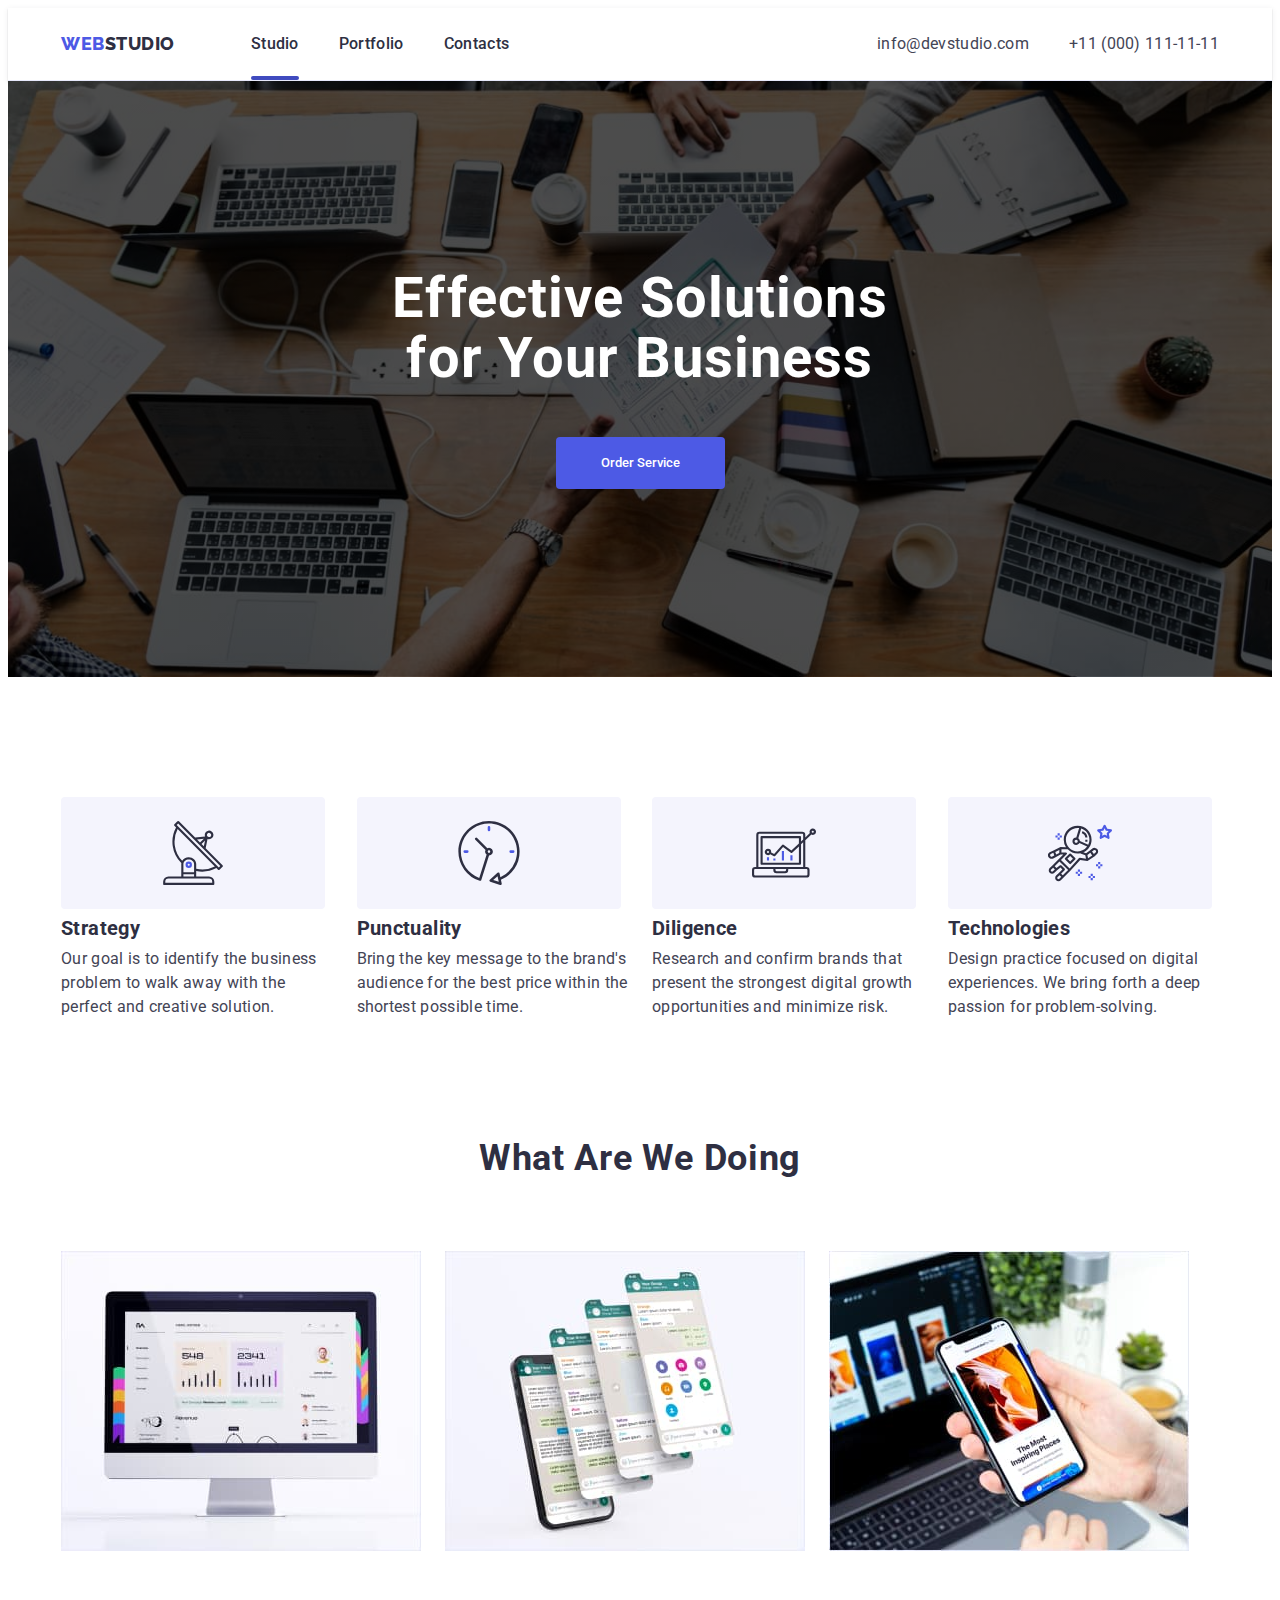
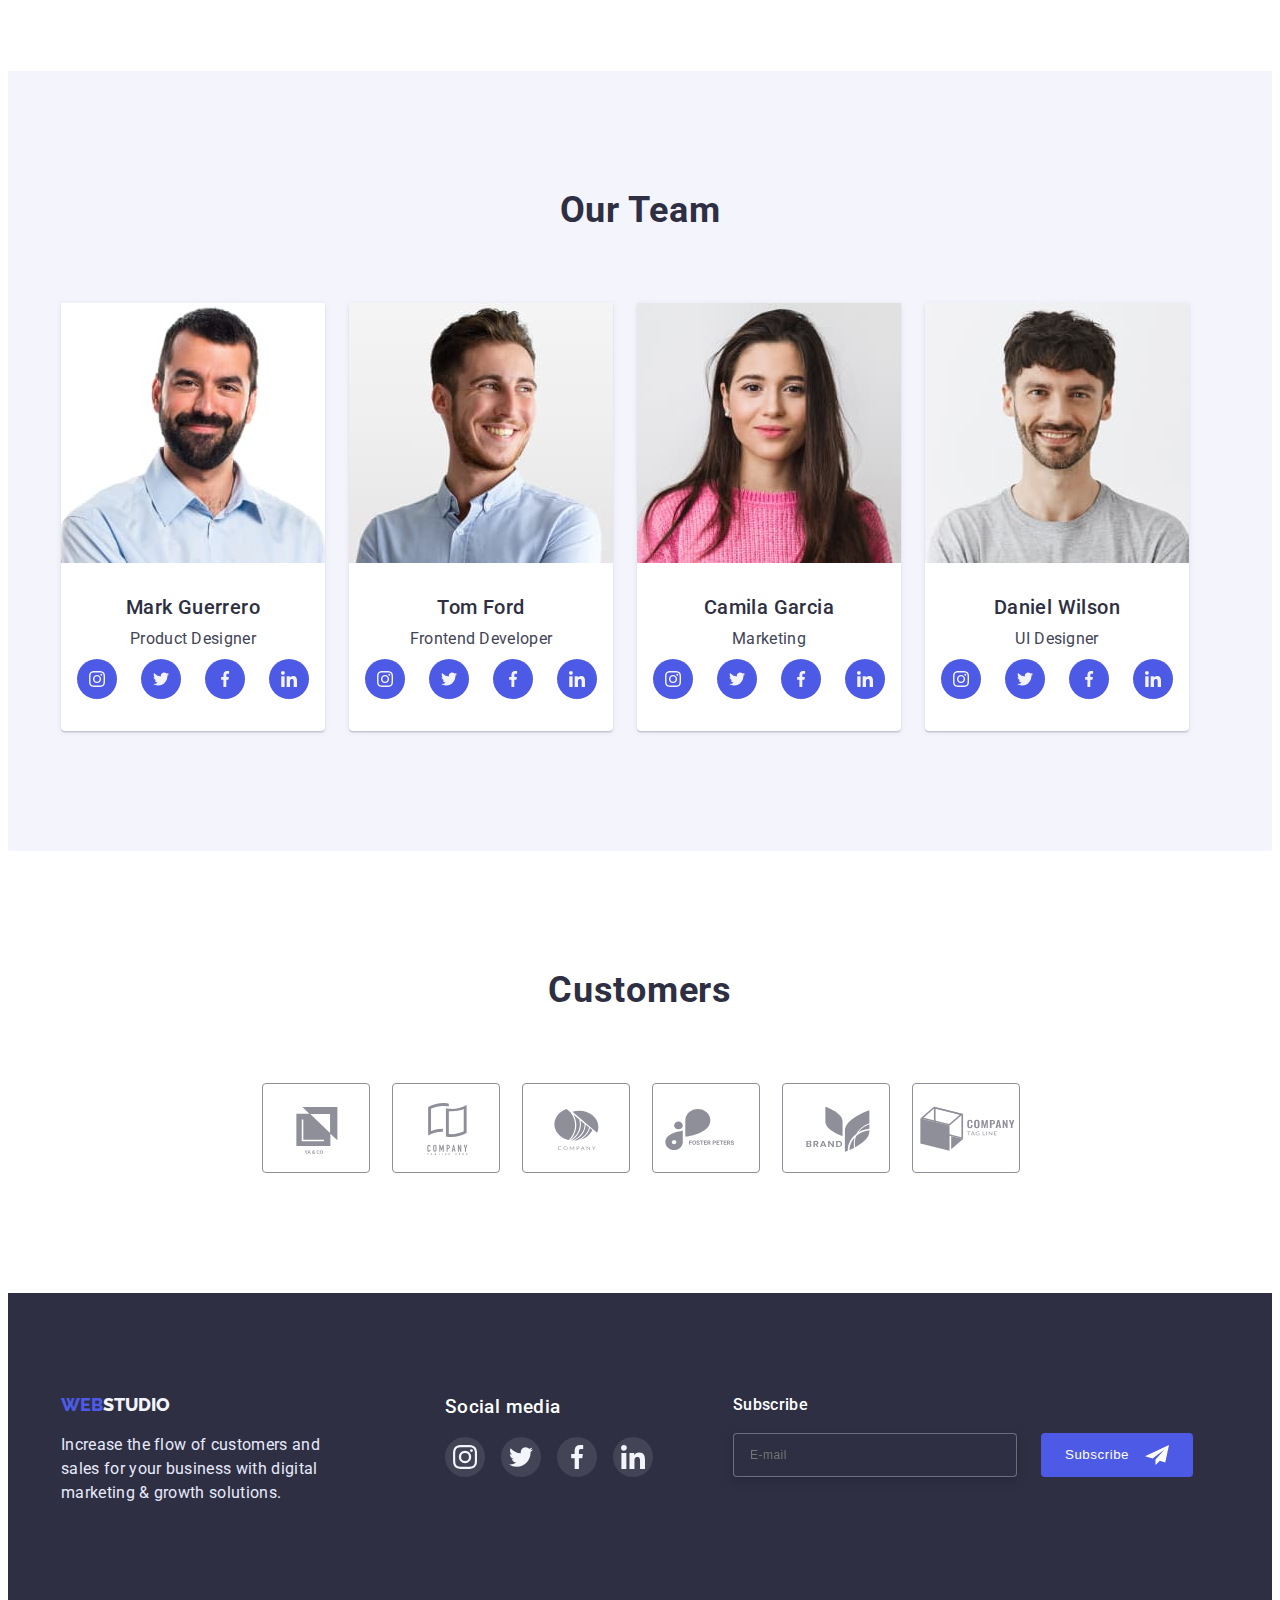
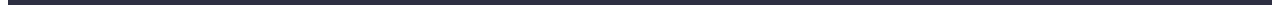
<file: index.html>
<!DOCTYPE html>
<html lang="en">
  <head>
    <meta charset="UTF-8" />
    <meta http-equiv="X-UA-Compatible" content="IE=edge" />
    <meta name="viewport" content="width=device-width, initial-scale=1.0" />
    <title>Document</title>
    <link rel="preconnect" href="https://fonts.googleapis.com" />
    <link rel="preconnect" href="https://fonts.gstatic.com" crossorigin />
    <link
      rel="stylesheet"
      href="https://fonts.googleapis.com/css2?family=Raleway:wght@800&family=Roboto:wght@400;500;700;900&display=swap"
    />
    <link
      rel="stylesheet"
      href="https://cdnjs.cloudflare.com/ajax/libs/modern-normalize/1.1.0/modern-normalize.min.css"
      integrity="sha512-wpPYUAdjBVSE4KJnH1VR1HeZfpl1ub8YT/NKx4PuQ5NmX2tKuGu6U/JRp5y+Y8XG2tV+wKQpNHVUX03MfMFn9Q=="
      crossorigin="anonymous"
      referrerpolicy="no-referrer"
    />
    <link rel="stylesheet" href="./css/styles.css" />
  </head>

  <body>
    <!--HEDER---------------------------------------------------->
    <header>
      <div class="header">
        <div class="container header-container">
          <a class="logo-header link" href="./index.html">
            <span class="piece">WEB</span>STUDIO
          </a>
          <!--кнопка-гамбургер(открытие мобильного меню)и крестик(закрытие моб меню)-->
          <button type="button" class="js-open-menu">
            <svg class="mobile-menu-btn-icon" width="32" height="22">
              <use href="./images/sprite.svg#icon-hamburger"></use>
            </svg>
          </button>
          <div class="menu-container">
            <nav class="header-navigation">
              <ul class="header-list list">
                <li class="header-item">
                  <a class="header-link current link" href="./index.html"
                    >Studio</a
                  >
                </li>
                <li class="header-item">
                  <a class="header-link link" href="./portfolio.html"
                    >Portfolio</a
                  >
                </li>
                <li class="header-item">
                  <a class="header-link link" href="">Contacts</a>
                </li>
              </ul>
            </nav>
            <address class="contact">
              <ul class="header-contact list">
                <li class="header-contact-item">
                  <a
                    class="header-contact-link link"
                    href="mailto:info@devstudio.com"
                    >info@devstudio.com
                  </a>
                </li>
                <li class="header-contact-item">
                  <a class="header-contact-link link" href="tel:+110001111111"
                    >+11 (000) 111-11-11
                  </a>
                </li>
              </ul>
            </address>
          </div>
        </div>
        <!--МОБИЛЬНОЕ МЕНЮ КОНТЕЙНЕТ В КОТОРОМ СИДИТ ВСЕ-->
        <div class="js-menu-container">
          <div class="container mobile-menu-container">
            <div class="mobile-menu-crose-btn">
              <buttom class="js-close-menu">
                <svg class="mobile-menu-close-icon" width="8" height="8">
                  <use href="./images/sprite.svg#icon-close"></use>
                </svg>
              </buttom>
            </div>
            <!--список ссылок на страницы(Studio,Portfolio,Contacts) сайта-->
            <div class="mobile-menu-set">
              <ul class="mobile-menu-items">
                <li class="mobile-menu-item">
                  <a class="mobile-menu-link link" href="./index.html"
                    >Studio
                  </a>
                </li>
                <li class="mobile-menu-item">
                  <a class="mobile-menu-link link" href="./portfolio.html"
                    >Portfolio</a
                  >
                </li>
                <li class="mobile-menu-item">
                  <a class="mobile-menu-link link" href=" ">Contacts</a>
                </li>
              </ul>
            </div>

            <div class="mobile-menu-contact">
              <ul class="mobile-menu-contact-list">
                <li class="mobile-menu-contact-tel">
                  <a
                    class="mobile-menu-contact-tel-link link"
                    href="tel:+110001111111"
                    >+11 (000) 111-11-11</a
                  >
                </li>

                <li>
                  <a
                    class="mobile-menu-contact-mailto-link link"
                    href="mailto:info@devstudio.com"
                    >info@devstudio.com</a
                  >
                </li>
              </ul>
            </div>

            <!--обвертка в которой сидят ссылки на соцсети-->
            <div>
              <!--список(ul) ссылок соцсетей в mobile-menu-->
              <ul class="mobile-menu-list-icon">
                <li class="mobile-menu-item-icon">
                  <a class="mobile-menu-link-icon" href="#">
                    <svg class="mobile-menu-icon" width="16" height="16">
                      <use href="./images/sprite.svg#icon-instagram-2"></use>
                    </svg>
                  </a>
                </li>

                <li class="mobile-menu-item-icon">
                  <a class="mobile-menu-link-icon" href="#">
                    <svg class="mobile-menu-icon" width="16" height="16">
                      <use href="./images/sprite.svg#icon-twitter-1"></use>
                    </svg>
                  </a>
                </li>

                <li class="mobile-menu-item-icon">
                  <a class="mobile-menu-link-icon" href="#">
                    <svg class="mobile-menu-icon" width="16" height="16">
                      <use href="./images/sprite.svg#icon-facebook-1"></use>
                    </svg>
                  </a>
                </li>

                <li class="mobile-menu-item-icon">
                  <a class="mobile-menu-link-icon" href="#">
                    <svg class="mobile-menu-icon" width="16" height="16">
                      <use href="./images/sprite.svg#icon-linkedin-1"></use>
                    </svg>
                  </a>
                </li>
              </ul>
            </div>
          </div>
        </div>
      </div>
    </header>
    <main>
      <!-------------HERO------------------------------------------------>
      <section class="hero section overlay">
        <div class="container">
          <h1 class="hero-title">Effective Solutions for Your Business</h1>
          <button type="button" class="hero-btn" data-modal-open>
            Order Service
          </button>
        </div>
      </section>

      <!-----------SOLUTIONS------------------------------------------------->
      <section class="solutions section">
        <div class="container">
          <h2 class="section-title visually-hidden">solution</h2>
          <ul class="solutions-list">
            <li class="solution-item">
              <div class="solution-svg">
                <svg width="64" height="64">
                  <use href="./images/sprite.svg#icon-antenna-1"></use>
                </svg>
              </div>
              <h3 class="solution-subtitle">Strategy</h3>
              <p class="solution-text">
                Our goal is to identify the business problem to walk away with
                the perfect and creative solution.
              </p>
            </li>

            <li class="solution-item">
              <div class="solution-svg">
                <svg width="64" height="64">
                  <use href="./images/sprite.svg#icon-clock-1"></use>
                </svg>
              </div>
              <h3 class="solution-subtitle">Punctuality</h3>
              <p class="solution-text">
                Bring the key message to the brand's audience for the best price
                within the shortest possible time.
              </p>
            </li>

            <li class="solution-item">
              <div class="solution-svg">
                <svg width="64" height="64">
                  <use href="./images/sprite.svg#icon-diagram-1"></use>
                </svg>
              </div>
              <h3 class="solution-subtitle">Diligence</h3>
              <p class="solution-text">
                Research and confirm brands that present the strongest digital
                growth opportunities and minimize risk.
              </p>
            </li>

            <li class="solution-item">
              <div class="solution-svg">
                <svg width="64" height="64">
                  <use href="./images/sprite.svg#icon-astronaut-1"></use>
                </svg>
              </div>
              <h3 class="solution-subtitle">Technologies</h3>
              <p class="solution-text">
                Design practice focused on digital experiences. We bring forth a
                deep passion for problem-solving.
              </p>
            </li>
          </ul>
        </div>
      </section>
      <!------------SERVICES------------------------------------------->
      <section class="services section">
        <div class="container">
          <h2 class="services-title centered">What are we doing</h2>
          <ul class="services-list">
            <li class="services-item">
              <img
                src="./images/computer.jpg"
                alt="problem analysis"
                width="360"
                height="300"
              />
            </li>
            <li class="services-item">
              <img
                src="./images/applications.jpg"
                alt="applications"
                width="360"
                height="300"
              />
            </li>
            <li class="services-item">
              <img
                src="./images/phone.jpg"
                alt="information comes to phone"
                width="360"
                height="300"
              />
            </li>
          </ul>
        </div>
      </section>

      <!--------------TEAM------------------------------------------->
      <section class="team section">
        <div class="container">
          <h2 class="team-title centered section-title">Our Team</h2>
          <ul class="team-list">
            <!--карточка Mark Guerrero-->
            <li class="team-item">
              <img
                class="team-img"
                srcset="./images/img1-@2x.jpg 2x"
                src="./images/markguerrero.jpg"
                alt="a man with beard"
                width="264"
                height="260"
              />
              <div class="team-set">
                <h3 class="team-subtitle centered">Mark Guerrero</h3>
                <p class="team-text centered">Product Designer</p>

                <!--иконки с соцсетями для Mark Guerrero-->
                <ul class="team-list-icon">
                  <li class="team-item-icon">
                    <a class="team-link-icon" href="#">
                      <svg class="team-icon" width="16" height="16">
                        <use href="./images/sprite.svg#icon-instagram-2"></use>
                      </svg>
                    </a>
                  </li>

                  <li class="team-item-icon">
                    <a class="team-link-icon" href="#">
                      <svg class="team-icon" width="16" height="16">
                        <use href="./images/sprite.svg#icon-twitter-1"></use>
                      </svg>
                    </a>
                  </li>

                  <li class="team-item-icon">
                    <a class="team-link-icon" href="#">
                      <svg class="team-icon" width="16" height="16">
                        <use href="./images/sprite.svg#icon-facebook-1"></use>
                      </svg>
                    </a>
                  </li>

                  <li class="team-item-icon">
                    <a class="team-link-icon" href="#">
                      <svg class="team-icon" width="16" height="16">
                        <use href="./images/sprite.svg#icon-linkedin-1"></use>
                      </svg>
                    </a>
                  </li>
                </ul>
              </div>
            </li>

            <!--карточка Tom Ford-->
            <li class="team-item">
              <img
                class="team-img"
                srcset="./images/img2-@2x.jpg 2x"
                src="./images/tomford.jpg"
                alt="smiling man"
                width="264"
                height="260"
              />
              <div class="team-set">
                <h3 class="team-subtitle centered">Tom Ford</h3>
                <p class="team-text centered">Frontend Developer</p>
                <!--иконки с cоцсетями Tom Ford-->
                <ul class="team-list-icon">
                  <li class="team-item-icon">
                    <a class="team-link-icon" href="">
                      <svg class="team-icon" width="16" height="16">
                        <use href="./images/sprite.svg#icon-instagram-2"></use>
                      </svg>
                    </a>
                  </li>

                  <li class="team-item-icon">
                    <a class="team-link-icon" href="">
                      <svg class="team-icon" width="16" height="16">
                        <use href="./images/sprite.svg#icon-twitter-1"></use>
                      </svg>
                    </a>
                  </li>
                  <li class="team-item-icon">
                    <a class="team-link-icon" href="">
                      <svg class="team-icon" width="16" height="16">
                        <use href="./images/sprite.svg#icon-facebook-1"></use>
                      </svg>
                    </a>
                  </li>
                  <li class="team-item-icon">
                    <a class="team-link-icon" href="">
                      <svg class="team-icon" width="16" height="16">
                        <use href="./images/sprite.svg#icon-linkedin-1"></use>
                      </svg>
                    </a>
                  </li>
                </ul>
              </div>
            </li>

            <!--карточка Camila Garcia-->
            <li class="team-item">
              <img
                class="team-img"
                srcset="./images/img3-@2x.jpg 2x"
                src="./images/camilagarsia.jpg"
                alt="a woman in pink sweater"
                width="264"
                height="260"
              />
              <div class="team-set">
                <h3 class="team-subtitle centered">Camila Garcia</h3>
                <p class="team-text centered">Marketing</p>
                <ul class="team-list-icon">
                  <li class="team-item-icon">
                    <a class="team-link-icon" href="">
                      <svg class="team-icon" width="16" height="16">
                        <use href="./images/sprite.svg#icon-instagram-2"></use>
                      </svg>
                    </a>
                  </li>

                  <li class="team-item-icon">
                    <a class="team-link-icon" href="">
                      <svg class="team-icon" width="16" height="16">
                        <use href="./images/sprite.svg#icon-twitter-1"></use>
                      </svg>
                    </a>
                  </li>

                  <li class="team-item-icon">
                    <a class="team-link-icon" href="">
                      <svg class="team-icon" width="16" height="16">
                        <use href="./images/sprite.svg#icon-facebook-1"></use>
                      </svg>
                    </a>
                  </li>

                  <li class="team-item-icon">
                    <a class="team-link-icon" href="">
                      <svg class="team-icon" width="16" height="16">
                        <use href="./images/sprite.svg#icon-linkedin-1"></use>
                      </svg>
                    </a>
                  </li>
                </ul>
              </div>
            </li>

            <!--карточка Daniel Wilson-->
            <li class="team-item">
              <img
                class="team-img"
                srcset="./images/img4-@2x.jpg 2x"
                src="./images/danielwilson.jpg"
                alt="smiling man with beard"
                width="264"
                height="260"
              />
              <div class="team-set">
                <h3 class="team-subtitle centered">Daniel Wilson</h3>
                <p class="team-text centered">UI Designer</p>
                <ul class="team-list-icon">
                  <li class="team-item-icon">
                    <a class="team-link-icon" href="">
                      <svg class="team-icon" width="16" height="16">
                        <use href="./images/sprite.svg#icon-instagram-2"></use>
                      </svg>
                    </a>
                  </li>

                  <li class="team-item-icon">
                    <a class="team-link-icon" href="">
                      <svg class="team-icon" width="16" height="16">
                        <use href="./images/sprite.svg#icon-twitter-1"></use>
                      </svg>
                    </a>
                  </li>

                  <li class="team-item-icon">
                    <a class="team-link-icon" href="">
                      <svg class="team-icon" width="16" height="16">
                        <use href="./images/sprite.svg#icon-facebook-1"></use>
                      </svg>
                    </a>
                  </li>

                  <li class="team-item-icon">
                    <a class="team-link-icon" href="">
                      <svg class="team-icon" width="16" height="16">
                        <use href="./images/sprite.svg#icon-linkedin-1"></use>
                      </svg>
                    </a>
                  </li>
                </ul>
              </div>
            </li>
          </ul>
        </div>
      </section>
      <!------------/TEAM-------------------------------------------->

      <!----Customes(клиенты)---------------------------------------->
      <section class="customes">
        <div class="container">
          <h2 class="customes-titel">Customers</h2>
          <ul class="customes-list">
            <li class="customes-item">
              <a class="customes-link" href="#">
                <svg class="customes-icon" width="104" height="56">
                  <use href="./images/sprite.svg#icon-Logo"></use>
                </svg>
              </a>
            </li>
            <li class="customes-item">
              <a class="customes-link" href="#">
                <svg class="customes-icon" width="104" height="56">
                  <use href="./images/sprite.svg#icon-Logo-1"></use>
                </svg>
              </a>
            </li>
            <li class="customes-item">
              <a class="customes-link" href="#">
                <svg class="customes-icon" width="104" height="56">
                  <use href="./images/sprite.svg#icon-Logo-2"></use>
                </svg>
              </a>
            </li>
            <li class="customes-item">
              <a class="customes-link" href="#">
                <svg class="customes-icon" width="104" height="56">
                  <use href="./images/sprite.svg#icon-Logo-3"></use>
                </svg>
              </a>
            </li>
            <li class="customes-item">
              <a class="customes-link" href="#">
                <svg class="customes-icon" width="104" height="56">
                  <use href="./images/sprite.svg#icon-Logo-4"></use>
                </svg>
              </a>
            </li>
            <li class="customes-item">
              <a class="customes-link" href="#">
                <svg class="customes-icon" width="104" height="56">
                  <use href="./images/sprite.svg#icon-Logo-5"></use>
                </svg>
              </a>
            </li>
          </ul>
        </div>
      </section>
    </main>

    <!--------------FOOTER------------------------------------------------>
    <footer class="footer">
      <div class="container footer-container">
        <!--обвертка div для a-ccылка и p-текст-->
        <div class="footer-wrapper-content">
          <a class="logo-footer link" href="./index.html"
            ><span class="piece">WEB</span>STUDIO</a
          >
          <p class="footer-text">
            Increase the flow of customers and sales for your business with
            digital marketing & growth solutions.
          </p>
        </div>

        <!--обвертка для h3 и списка ссылок в соцсети-->
        <div class="footer-wrapper-link">
          <h3 class="footer-titel">Social media</h3>
          <div class="footer-list-link">
            <ul class="footer-list">
              <li class="footer-item">
                <a class="footer-link" href="#">
                  <svg class="footer-icon" width="24" height="24">
                    <use href="./images/sprite.svg#icon-instagram-2"></use>
                  </svg>
                </a>
              </li>
              <li class="footer-item">
                <a class="footer-link" href="#">
                  <svg class="footer-icon" width="24" height="24">
                    <use href="./images/sprite.svg#icon-twitter-1"></use>
                  </svg>
                </a>
              </li>
              <li class="footer-item">
                <a class="footer-link" href="#">
                  <svg class="footer-icon" width="24" height="24">
                    <use href="./images/sprite.svg#icon-facebook-1"></use>
                  </svg>
                </a>
              </li>
              <li class="footer-item">
                <a class="footer-link" href="#">
                  <svg class="footer-icon" width="24" height="24">
                    <use href="./images/sprite.svg#icon-linkedin-1"></use>
                  </svg>
                </a>
              </li>
            </ul>
          </div>
        </div>

        <!---------обвертка div для form-footer------------------------------------->
        <div class="footer-wrapper-form">
          <p class="footer-form-text">Subscribe</p>
          <form class="footer-form">
            <input
              class="footer-input-email"
              type="email"
              name="email"
              placeholder="E-mail"
            />
            <button type="submit" class="sabscribe-btn">
              Subscribe
              <svg class="sabscribe-icon" width="24" height="24">
                <use href="./images/sprite.svg#icon-Frame"></use>
              </svg>
            </button>
          </form>
        </div>
      </div>
    </footer>

    <!--------Модальное окно-->
    <div class="backdrop is-hidden" data-modal>
      <div class="modal">
        <button type="submit" class="hero-svg" data-modal-close>
          <svg class="hero-svg-icon" width="8" height="8">
            <use href="./images/sprite.svg#icon-close-black"></use>
          </svg>
        </button>

        <form class="hero-form">
          <p class="hero-form-title">
            Leave your contacts and we will call you back
          </p>

          <div class="form-field">
            <label for="name" class="form-label">Name</label>
            <div class="form-wrapper">
              <input
                type="text"
                class="form-input"
                name="name"
                id="name"
                placeholder=" "
                autofocus
              />
              <svg class="form-svg" width="18" height="18">
                <use href="./images/sprite.svg#icon-person-black"></use>
              </svg>
            </div>
          </div>

          <div class="form-field">
            <label for="tel" class="form-label">Phone</label>
            <div class="form-wrapper">
              <input
                type="tel"
                class="form-input"
                name="tel"
                id="tel"
                placeholder=" "
                autofocus
              />
              <svg class="form-svg" width="18" height="18">
                <use href="./images/sprite.svg#icon-phone-black"></use>
              </svg>
            </div>
          </div>

          <div class="form-field">
            <label for="mail" class="form-label">Email</label>
            <div class="form-wrapper">
              <input
                type="email"
                class="form-input"
                name="mail"
                id="mail"
                placeholder=" "
                autofocus
              />
              <svg class="form-svg" width="18" height="18">
                <use href="./images/sprite.svg#icon-email-black"></use>
              </svg>
            </div>
          </div>

          <div class="comment-textarea">
            <label for="comment" class="form-label">Comment</label>
            <textarea
              name="comment"
              class="form-comment"
              id="comment"
              placeholder="Text input"
            ></textarea>
          </div>
          <div class="hero-form-checkbox">
            <label class="form-label-checkbox">
              <input
                class="form-checkbox"
                type="checkbox"
                name="terms"
                value="terms"
              />
              <svg class="checkbox-icon" width="16" height="16">
                <use href="./images/sprite.svg#icon-click"></use></svg
              >I accept the terms and conditions of the
              <a class="form-link" href="./index.html">Privacy Policy</a>
            </label>
          </div>
          <div class="form-wrapper-btn">
            <button type="submit" class="form-btn">Send</button>
          </div>
        </form>
      </div>
    </div>
    <script src="./js/modal.js"></script>
    <script src="./js/mobile-menu.js"></script>
  </body>
</html>
</file>
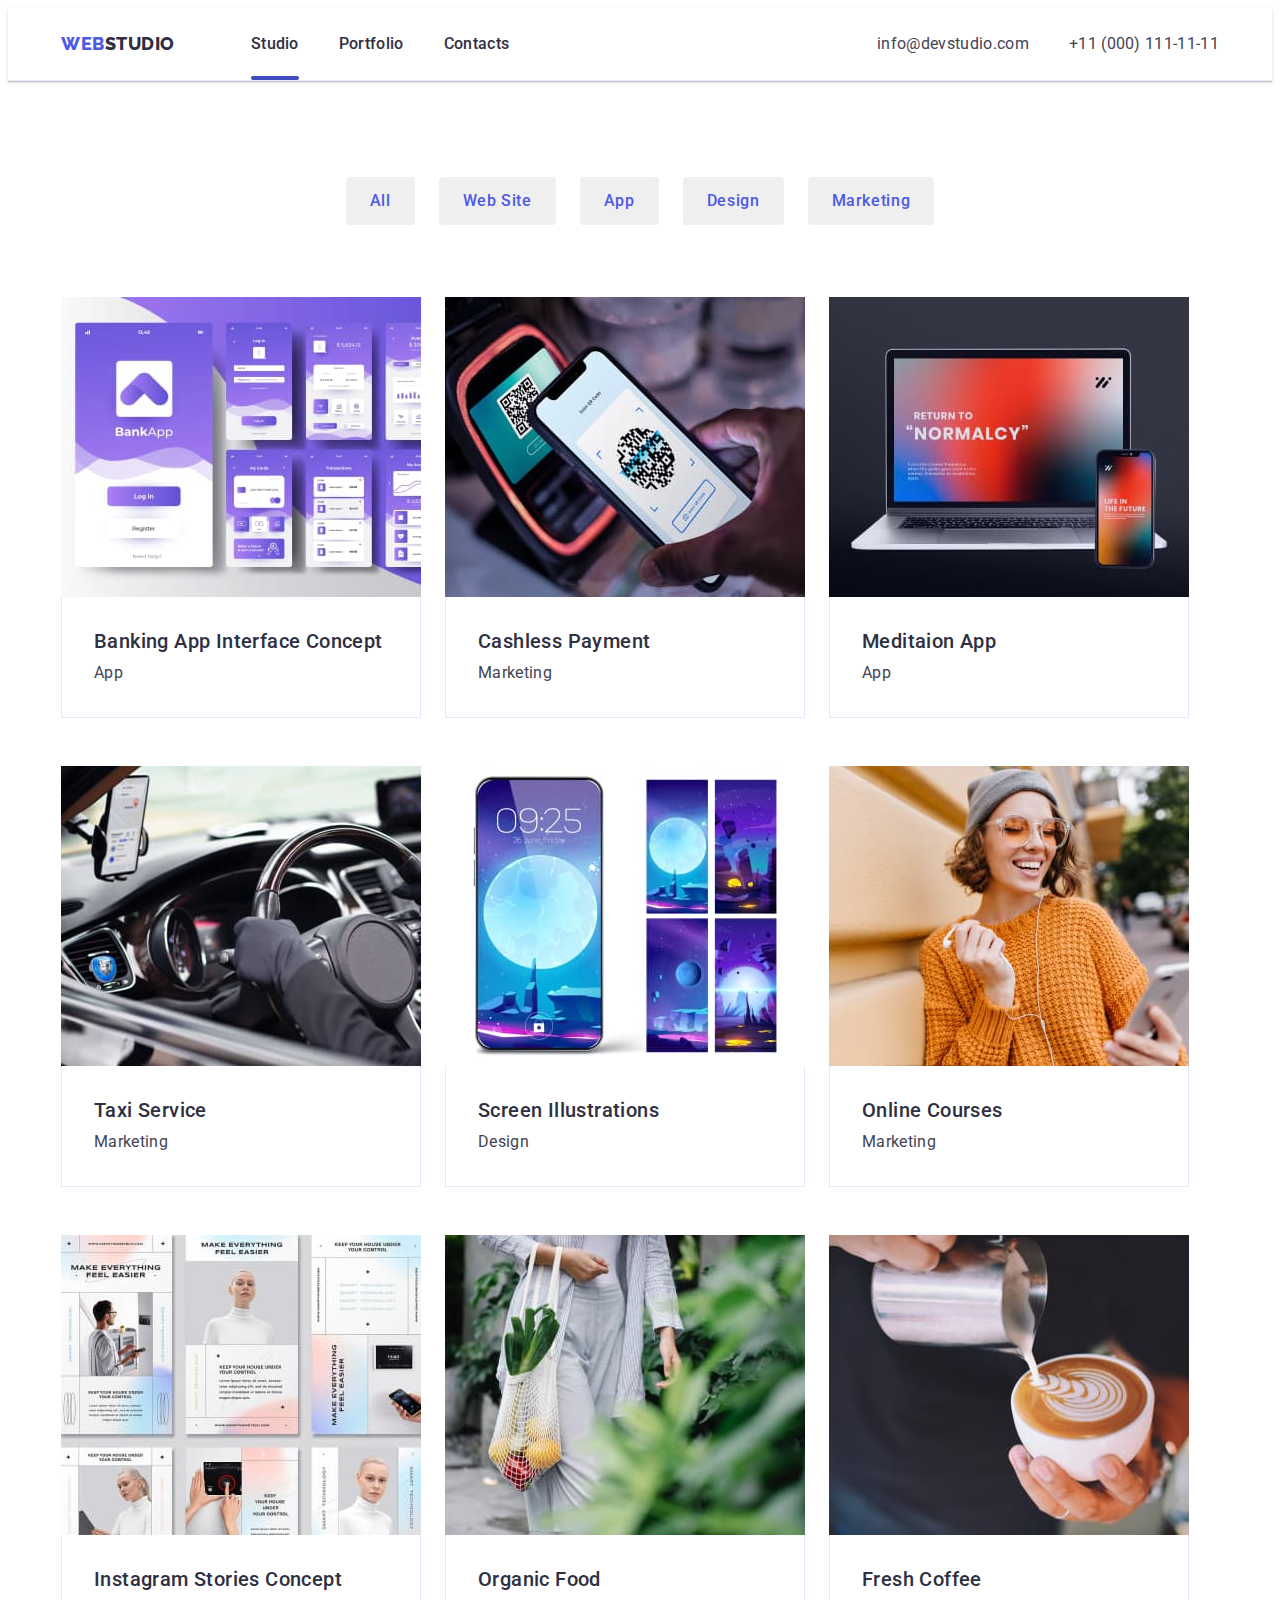
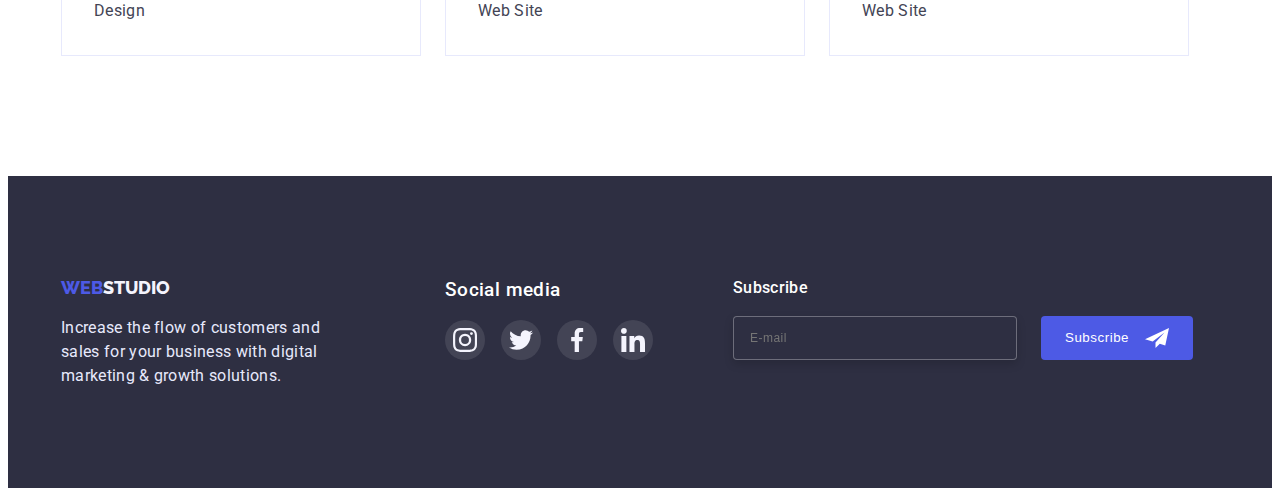
<file: portfolio.html>
<!DOCTYPE html>
<html lang="en">
  <head>
    <meta charset="UTF-8" />
    <meta http-equiv="X-UA-Compatible" content="IE=edge" />
    <meta name="viewport" content="width=device-width, initial-scale=1.0" />
    <title>Document</title>
    <link rel="preconnect" href="https://fonts.googleapis.com" />
    <link rel="preconnect" href="https://fonts.gstatic.com" crossorigin />
    <link
      href="https://fonts.googleapis.com/css2?family=Raleway:wght@800&family=Roboto:wght@400;500;700;900&display=swap"
      rel="stylesheet"
    />
    <link
      rel="stylesheet"
      href="https://cdnjs.cloudflare.com/ajax/libs/modern-normalize/1.1.0/modern-normalize.min.css"
      integrity="sha512-wpPYUAdjBVSE4KJnH1VR1HeZfpl1ub8YT/NKx4PuQ5NmX2tKuGu6U/JRp5y+Y8XG2tV+wKQpNHVUX03MfMFn9Q=="
      crossorigin="anonymous"
      referrerpolicy="no-referrer"
    />
    <link rel="stylesheet" href="./css/styles.css" />
  </head>
  <body>
    <!--------HEDER------------------------------------------->
    <header>
      <div class="header">
        <div class="container header-container">
          <a class="logo-header link" href="./index.html">
            <span class="piece">WEB</span>STUDIO
          </a>
          <!--кнопка-гамбургер(открытие мобильного меню)и крестик(закрытие моб меню)-->
          <button type="button" class="js-open-menu">
            <svg class="mobile-menu-btn-icon" width="32" height="22">
              <use href="./images/sprite.svg#icon-hamburger"></use>
            </svg>
          </button>
          <div class="menu-container">
            <nav class="header-navigation">
              <ul class="header-list list">
                <li class="header-item">
                  <a class="header-link current link" href="./index.html"
                    >Studio</a
                  >
                </li>
                <li class="header-item">
                  <a class="header-link link" href="./portfolio.html"
                    >Portfolio</a
                  >
                </li>
                <li class="header-item">
                  <a class="header-link link" href="">Contacts</a>
                </li>
              </ul>
            </nav>
            <address class="contact">
              <ul class="header-contact list">
                <li class="header-contact-item">
                  <a
                    class="header-contact-link link"
                    href="mailto:info@devstudio.com"
                    >info@devstudio.com
                  </a>
                </li>
                <li class="header-contact-item">
                  <a class="header-contact-link link" href="tel:+110001111111"
                    >+11 (000) 111-11-11
                  </a>
                </li>
              </ul>
            </address>
          </div>
        </div>
        <!--МОБИЛЬНОЕ МЕНЮ КОНТЕЙНЕТ В КОТОРОМ СИДИТ ВСЕ-->
        <div class="js-menu-container">
          <div class="container mobile-menu-container">
            <div class="mobile-menu-crose-btn">
              <buttom class="js-close-menu">
                <svg class="mobile-menu-close-icon" width="8" height="8">
                  <use href="./images/sprite.svg#icon-close"></use>
                </svg>
              </buttom>
            </div>
            <!--список ссылок на страницы(Studio,Portfolio,Contacts) сайта-->
            <div class="mobile-menu-set">
              <ul class="mobile-menu-items">
                <li class="mobile-menu-item">
                  <a class="mobile-menu-link link" href="./index.html"
                    >Studio
                  </a>
                </li>
                <li class="mobile-menu-item">
                  <a class="mobile-menu-link link" href="./portfolio.html"
                    >Portfolio</a
                  >
                </li>
                <li class="mobile-menu-item">
                  <a class="mobile-menu-link link" href=" ">Contacts</a>
                </li>
              </ul>
            </div>

            <div class="mobile-menu-contact">
              <ul class="mobile-menu-contact-list">
                <li class="mobile-menu-contact-tel">
                  <a
                    class="mobile-menu-contact-tel-link link"
                    href="tel:+110001111111"
                    >+11 (000) 111-11-11</a
                  >
                </li>

                <li>
                  <a
                    class="mobile-menu-contact-mailto-link link"
                    href="mailto:info@devstudio.com"
                    >info@devstudio.com</a
                  >
                </li>
              </ul>
            </div>

            <!--обвертка в которой сидят ссылки на соцсети-->
            <div>
              <!--список(ul) ссылок соцсетей в mobile-menu-->
              <ul class="mobile-menu-list-icon">
                <li class="mobile-menu-item-icon">
                  <a class="mobile-menu-link-icon" href="#">
                    <svg class="mobile-menu-icon" width="16" height="16">
                      <use href="./images/sprite.svg#icon-instagram-2"></use>
                    </svg>
                  </a>
                </li>

                <li class="mobile-menu-item-icon">
                  <a class="mobile-menu-link-icon" href="#">
                    <svg class="mobile-menu-icon" width="16" height="16">
                      <use href="./images/sprite.svg#icon-twitter-1"></use>
                    </svg>
                  </a>
                </li>

                <li class="mobile-menu-item-icon">
                  <a class="mobile-menu-link-icon" href="#">
                    <svg class="mobile-menu-icon" width="16" height="16">
                      <use href="./images/sprite.svg#icon-facebook-1"></use>
                    </svg>
                  </a>
                </li>

                <li class="mobile-menu-item-icon">
                  <a class="mobile-menu-link-icon" href="#">
                    <svg class="mobile-menu-icon" width="16" height="16">
                      <use href="./images/sprite.svg#icon-linkedin-1"></use>
                    </svg>
                  </a>
                </li>
              </ul>
            </div>
          </div>
        </div>
      </div>
    </header>
    <main>
      <!------------------MAIN MENU-------------------------------------->
      <section class="menu section">
        <div class="container">
          <h1 class="menu-page-title visually-hidden">filter buttons</h1>
          <!--список кнопок-->
          <ul class="menu-list list">
            <li class="menu-item">
              <button type="button" class="menu-btn">All</button>
            </li>
            <li class="menu-item">
              <button type="button" class="menu-btn">Web Site</button>
            </li>
            <li class="menu-item">
              <button type="button" class="menu-btn">App</button>
            </li>
            <li class="menu-item">
              <button type="button" class="menu-btn">Design</button>
            </li>
            <li class="menu-item">
              <button type="button" class="menu-btn">Marketing</button>
            </li>
          </ul>
          <!--карточки Portfolio-->
          <ul class="portfolio-list">
            <li class="portfolio-item">
              <a class="portfolio-link" href="">
                <div class="portfolio-thumb">
                  <img
                    class="portfolio-img"
                    src="./images/banking-app-interface-concept.jpg"
                    alt="interface concept"
                    width="360"
                    height="300"
                  />
                  <div class="portfolio-overlay">
                    <p class="portfolio-text-overlay">
                      14 Stylish and User-Friendly App Design Concepts · Task
                      Manager App · Calorie Tracker App · Exotic Fruit Ecommerce
                      App · Cloud Storage App
                    </p>
                  </div>
                </div>
                <div class="box">
                  <h2 class="sec-subtitle">Banking App Interface Concept</h2>
                  <p class="sec-text">App</p>
                </div>
              </a>
            </li>

            <li class="portfolio-item">
              <a class="portfolio-link" href="">
                <div class="portfolio-thumb">
                  <img
                    class="portfolio-img"
                    src="./images/cashless-payment.jpg"
                    alt="cashless payment by phone"
                    width="360"
                    height="300"
                  />
                  <div class="portfolio-overlay">
                    <p class="portfolio-text-overlay">
                      14 Stylish and User-Friendly App Design Concepts · Task
                      Manager App · Calorie Tracker App · Exotic Fruit Ecommerce
                      App · Cloud Storage App
                    </p>
                  </div>
                </div>
                <div class="box">
                  <h2 class="sec-subtitle">Cashless Payment</h2>
                  <p class="sec-text">Marketing</p>
                </div>
              </a>
            </li>

            <li class="portfolio-item">
              <a class="portfolio-link" href="">
                <div class="portfolio-thumb">
                  <img
                    class="portfolio-img"
                    src="./images/meditaion-app.jpg"
                    alt="meditaion app for computer and phone"
                    width="360"
                    height="300"
                  />
                  <div class="portfolio-overlay">
                    <p class="portfolio-text-overlay">
                      14 Stylish and User-Friendly App Design Concepts · Task
                      Manager App · Calorie Tracker App · Exotic Fruit Ecommerce
                      App · Cloud Storage App
                    </p>
                  </div>
                </div>
                <div class="box">
                  <h2 class="sec-subtitle">Meditaion App</h2>
                  <p class="sec-text">App</p>
                </div>
              </a>
            </li>

            <li class="portfolio-item">
              <a class="portfolio-link" href="">
                <div class="portfolio-thumb">
                  <img
                    class="portfolio-img"
                    src="./images/taxi-service.jpg"
                    alt="a person driving and using the applikation"
                    width="360"
                    height="300"
                  />
                  <div class="portfolio-overlay">
                    <p class="portfolio-text-overlay">
                      14 Stylish and User-Friendly App Design Concepts · Task
                      Manager App · Calorie Tracker App · Exotic Fruit Ecommerce
                      App · Cloud Storage App
                    </p>
                  </div>
                </div>
                <div class="box">
                  <h2 class="sec-subtitle">Taxi Service</h2>
                  <p class="sec-text">Marketing</p>
                </div>
              </a>
            </li>

            <li class="portfolio-item">
              <a class="portfolio-link" href="">
                <div class="portfolio-thumb">
                  <img
                    class="portfolio-img"
                    src="./images/screen-illustrations.jpg"
                    alt="a phone with different illustrations"
                    width="360"
                    height="300"
                  />
                  <div class="portfolio-overlay">
                    <p class="portfolio-text-overlay">
                      14 Stylish and User-Friendly App Design Concepts · Task
                      Manager App · Calorie Tracker App · Exotic Fruit Ecommerce
                      App · Cloud Storage App
                    </p>
                  </div>
                </div>
                <div class="box">
                  <h2 class="sec-subtitle">Screen Illustrations</h2>
                  <p class="sec-text">Design</p>
                </div>
              </a>
            </li>

            <li class="portfolio-item">
              <a class="portfolio-link" href="">
                <div class="portfolio-thumb">
                  <img
                    class="portfolio-img"
                    src="./images/online-courses.jpg"
                    alt="a young woman in orange sweater studying online course"
                    width="360"
                    height="300"
                  />
                  <div class="portfolio-overlay">
                    <p class="portfolio-text-overlay">
                      14 Stylish and User-Friendly App Design Concepts · Task
                      Manager App · Calorie Tracker App · Exotic Fruit Ecommerce
                      App · Cloud Storage App
                    </p>
                  </div>
                </div>
                <div class="box">
                  <h2 class="sec-subtitle">Online Courses</h2>
                  <p class="sec-text">Marketing</p>
                </div>
              </a>
            </li>

            <li class="portfolio-item">
              <a class="portfolio-link" href="">
                <div class="portfolio-thumb">
                  <img
                    class="portfolio-img"
                    src="./images/instagram-stories-concept.jpg"
                    alt="correct and consistent instagram stories concept"
                    width="360"
                    height="300"
                  />
                  <div class="portfolio-overlay">
                    <p class="portfolio-text-overlay">
                      14 Stylish and User-Friendly App Design Concepts · Task
                      Manager App · Calorie Tracker App · Exotic Fruit Ecommerce
                      App · Cloud Storage App
                    </p>
                  </div>
                </div>
                <div class="box">
                  <h2 class="sec-subtitle">Instagram Stories Concept</h2>
                  <p class="sec-text">Design</p>
                </div>
              </a>
            </li>

            <li class="portfolio-item">
              <a class="portfolio-link" href="">
                <div class="portfolio-thumb">
                  <img
                    class="portfolio-img"
                    src="./images/organic-food.jpg"
                    alt="a woman walks and carries organic products in a bag"
                    width="360"
                    height="300"
                  />
                  <div class="portfolio-overlay">
                    <p class="portfolio-text-overlay">
                      14 Stylish and User-Friendly App Design Concepts · Task
                      Manager App · Calorie Tracker App · Exotic Fruit Ecommerce
                      App · Cloud Storage App
                    </p>
                  </div>
                </div>
                <div class="box">
                  <h2 class="sec-subtitle">Organic Food</h2>
                  <p class="sec-text">Web Site</p>
                </div>
              </a>
            </li>

            <li class="portfolio-item">
              <a class="portfolio-link" href="">
                <div class="portfolio-thumb">
                  <img
                    class="portfolio-img"
                    src="./images/fresh-coffee.jpg"
                    alt="a man pouring whipped cream into coffee"
                    width="360"
                    height="300"
                  />
                  <div class="portfolio-overlay">
                    <p class="portfolio-text-overlay">
                      14 Stylish and User-Friendly App Design Concepts · Task
                      Manager App · Calorie Tracker App · Exotic Fruit Ecommerce
                      App · Cloud Storage App
                    </p>
                  </div>
                </div>
                <div class="box">
                  <h2 class="sec-subtitle">Fresh Coffee</h2>
                  <p class="sec-text">Web Site</p>
                </div>
              </a>
            </li>
          </ul>
        </div>
      </section>
    </main>
    <!-----------------------FOOTER------------------------>
    <footer class="footer">
      <div class="container footer-container">
        <!--обвертка div для a-ccылка и p-текст-->
        <div class="footer-wrapper-content">
          <a class="logo-footer link" href="./index.html"
            ><span class="piece">WEB</span>STUDIO</a
          >
          <p class="footer-text">
            Increase the flow of customers and sales for your business with
            digital marketing & growth solutions.
          </p>
        </div>

        <!--обвертка для h3 и списка ссылок в соцсети-->
        <div class="footer-wrapper-link">
          <h3 class="footer-titel">Social media</h3>
          <div class="footer-list-link">
            <ul class="footer-list">
              <li class="footer-item">
                <a class="footer-link" href="#">
                  <svg class="footer-icon" width="24" height="24">
                    <use href="./images/sprite.svg#icon-instagram-2"></use>
                  </svg>
                </a>
              </li>
              <li class="footer-item">
                <a class="footer-link" href="#">
                  <svg class="footer-icon" width="24" height="24">
                    <use href="./images/sprite.svg#icon-twitter-1"></use>
                  </svg>
                </a>
              </li>
              <li class="footer-item">
                <a class="footer-link" href="#">
                  <svg class="footer-icon" width="24" height="24">
                    <use href="./images/sprite.svg#icon-facebook-1"></use>
                  </svg>
                </a>
              </li>
              <li class="footer-item">
                <a class="footer-link" href="#">
                  <svg class="footer-icon" width="24" height="24">
                    <use href="./images/sprite.svg#icon-linkedin-1"></use>
                  </svg>
                </a>
              </li>
            </ul>
          </div>
        </div>

        <!-------обвертка div для form-footer-->
        <div class="footer-wrapper-form">
          <p class="footer-form-text">Subscribe</p>
          <form class="footer-form">
            <input
              class="footer-input-email"
              type="email"
              name="email"
              placeholder="E-mail"
            />
            <button type="submit" class="sabscribe-btn">
              Subscribe
              <svg class="sabscribe-icon" width="24" height="24">
                <use href="./images/sprite.svg#icon-Frame"></use>
              </svg>
            </button>
          </form>
        </div>
      </div>
    </footer>
  </body>
</html>
</file>
<file: css/styles.css>
.list {
  padding: 0;
  margin: 0;
  list-style: none;
}
.link {
  text-decoration: none;
}
h1,
h2,
h3,
h4,
h5,
h6,
p {
  margin: 0;
}

ul {
  padding: 0;
  margin-top: 0;
  margin-bottom: 0;
}
button {
  cursor: pointer;
}
img {
  display: block;
}
.centered {
  text-align: center;
}
.section {
  padding-top: 120px;
  padding-bottom: 120px;
}

/*контейнер*
.container {
  width: 1158px;
  padding-left: 15px;
  padding-right: 15px;
  margin-left: auto;
  margin-right: auto;
}
*/

body {
  font-family: 'Roboto', sans-serif;
  font-size: 16px;
  background-color: var(--first-color);
}

/*cxлопывание*/
.visually-hidden {
  position: absolute;
  white-space: nowrap;
  width: 1px;
  height: 1px;
  overflow: hidden;
  border: 0;
  padding: 0;
  clip: rect(0 0 0 0);
  clip-path: inset(50%);
  margin: -1px;
}
:root {
  --first-color: #ffffff;
  --second-color: #2e2f42;
  --third-color: #404bbf;
  --fourth-color: #4d5ae5;
  --fifth-color: #f4f4fd;
  --sixth-color: #e7e9fc;
  --seventh-color: #8e8f99;
  --eighth-color: #757575;
  --next-color: #f4f4fd;
  --text-color: #434455;

  --background-color-1: #ffffff;
  --beckground-color-2: #2e2f42;
  --background-color-3: #f4f4fd;
  --background-color-4: #4d5ae5;
  --background-color-5: #404bbf;
  --background-color-6: #31d0aa;
  --background-color-7: #fcfcfc;
  --background-color-8: #e7e9fc;

  --first-line-height: 1.5;
  --second-line-height: 1.33;
  --third-line-height: 1.2;
  --fours-line-height: 1.07;
  --fifth-line-height: 1.11;
  --sixth-line-height: 2;

  --typical-font-weight: 500;
  --first-font-weight: 800;
  --second-font-weight: 700;

  --first-letter-spacing: 0.02em;
  --second-letter-spacing: 0.03em;
  --third-letter-spacing: 0.04em;
  --fourth-letter-spacing: 0.01em;

  --first-font-size: 20px;
  --second-font-size: 18px;
  --third-font-size: 56px;
  --fourth-font-size: 36px;
  --fifth-font-size: 12px;
}

/*======================HEADER===========================*/
/**/
.header {
  border-bottom: 1px solid var(--sixth-color);
  box-shadow: 0px 2px 1px rgba(46, 47, 66, 0.08),
    0px 1px 1px rgba(46, 47, 66, 0.16), 0px 1px 6px rgba(46, 47, 66, 0.08);
}

/*container для mobile,tablet,desktop*/
.container {
  max-width: 428px;
  padding-left: 15px;
  padding-right: 15px;
  margin-left: auto;
  margin-right: auto;
}

@media screen and (min-width: 768px) {
  .container {
    max-width: 768px;
  }
}

@media screen and (min-width: 1200px) {
  .container {
    max-width: 1158px;
  }
}

/*div(контейнер) в кот сидят лого и кнопка-гамбургер.Остальное(menu-container)спрятано*/
.header-container {
  display: flex;
  align-items: center;
  justify-content: space-between;

  padding-top: 24px;
  padding-bottom: 24px;
}
@media screen and (min-width: 768px) {
  .header-container {
    padding-top: 0;
    padding-bottom: 0;
  }
}

.logo-header {
  font-family: 'Raleway', sans-serif;
  font-weight: var(--first-font-weight);

  font-size: var(--second-font-size);
  line-height: var(--second-line-height);
  color: var(--second-color);
  letter-spacing: var(--second-letter-spacing);

  margin-right: 76px;
}
.piece {
  color: var(--fourth-color);
}
/*контейнер в кот навигация и адресс(для телефона)*/
.menu-container {
  display: none;
}

/*Tablet-планшет div стал флексом, в котором навигация и контакты  т.e.его элементы стали в ряд*/
@media screen and (min-width: 768px) {
  .menu-container {
    display: flex;
    justify-content: space-between;
    align-items: center;
    width: 100%;
  }
}

/*ul-список ссылок*/
.header-list {
  display: flex;
  align-items: center;
  justify-content: center;
  gap: 40px;
}
/*ul*
.header-list {
  display: flex;
  margin-left: 76px;
}

/*li*
.header-item {
  margin-right: 40px;
}
.header-item:last-child {
  margin-right: 0;
}*/
/*li*
.header-item {
  margin-right: 40px;
}
.header-item:last-child {
  margin-right: 0;
}*/

/*a ccылка для studio portfolio contacts*/
.header-link {
  display: block;
  padding-top: 24px;
  padding-bottom: 24px;
  font-weight: var(--typical-font-weight);
  line-height: var(--first-line-height);
  letter-spacing: var(--first-letter-spacing);
  color: var(--second-color);

  position: relative;

  transition: color 250ms cubic-bezier(0.4, 0, 0.2, 1);
}
/*a ccылка для studio portfolio contacts*
.header-link {
  display: block;
  padding-top: 24px;
  padding-bottom: 24px;

  font-weight: var(--typical-font-weight);
  line-height: var(--first-line-height);
  letter-spacing: var(--first-letter-spacing);
  color: var(--second-color);

  position: relative;

  transition: color 250ms cubic-bezier(0.4, 0, 0.2, 1);
}

/*ul для контактов*/
.header-contact {
  display: block;
  gap: 40px;
}

/*Desctop c 1200px ul контактов dicplay: flex; */
@media screen and (min-width: 1200px) {
  .header-contact {
    display: flex;
    padding-top: 24px;
    padding-bottom: 24px;
  }
}

/*a ccылка для емейла и телефона */
.header-contact-link {
  font-size: var(--fifth-font-size); /*12px*/
  line-height: var(--first-line-height);
  letter-spacing: var(--first-letter-spacing);
  color: var(--text-color);
  font-style: normal;

  transition: color 250ms cubic-bezier(0.4, 0, 0.2, 1);
}
/*a ccылка для емейла и телефона*
.header-contact-link {
  line-height: var(--first-line-height);
  letter-spacing: var(--first-letter-spacing);
  color: var(--text-color);
  font-style: normal;

  transition: color 250ms cubic-bezier(0.4, 0, 0.2, 1);
}*/
@media screen and (min-width: 1200px) {
  .header-contact-link {
    font-size: 16px;
  }
}
.header-contact-link:hover {
  color: var(--third-color);
}
/*
.header-contact-link:hover {
  color: var(--third-color);
}

/*кнопка-hamburger*/
.js-open-menu {
  display: inline-block;
  width: 32px;
  height: 22px;
  stroke-width: 0;
  stroke: currentColor;
  fill: currentColor;

  background-color: transparent;
  border: none;
  padding: 0;
}

/*c ширины 768px(для планшета) кнопка пропадает-т.к меняем ей display*/
@media screen and (min-width: 768px) {
  .js-open-menu {
    display: none;
  }
}
/**/
.contact {
  margin-left: auto;
}
/*
.contact {
  margin-left: auto;
}*/

/**/
.header-contact {
  display: flex;
}
/**/
.header-contact {
  display: flex;
}

/*с 768-1199 ul,в кот tel и mailto стоят друг под другом*/
@media screen and (min-width: 768px) and (max-width: 1199px) {
  .header-contact {
    display: block;
  }
}

.header-contact-item {
  margin-right: 40px;
}
/*
.header-contact-item {
  margin-right: 40px;
}*/
@media screen and (min-width: 428px) {
  .header-contact-item {
    margin-right: 0;
  }
}
.header-contact-item:last-child {
  margin-right: 0;
} /**
.header-contact-item:last-child {
  margin-right: 0;
}

/*линия-подчеркивание под Studio,спозиц-я относительно header-link(ссылки)*/
.current::after {
  content: '';

  display: block;
  width: 100%;
  height: 4px;
  border-radius: 2px;

  bottom: 0;
  background-color: var(--background-color-5);

  position: absolute;
}

.header-link:hover,
.header-link:focus {
  color: var(--third-color);
}

/*КОНТЕЙНЕР,В КОТОРОМ ВСЕ МОБИЛЬНОЕ МЕНЮ*/
.js-menu-container {
  position: fixed;
  width: 100%;
  height: 100%;
  top: 0;
  left: 0;

  opacity: 0;
  visibility: hidden;
  pointer-events: auto;

  background-color: #ffffff;
  box-shadow: 0px 2px 1px rgba(46, 47, 66, 0.08),
    0px 1px 1px rgba(46, 47, 66, 0.16), 0px 1px 6px rgba(46, 47, 66, 0.08);

  transition: opacity 250ms cubic-bezier(0.4, 0, 0.2, 1),
    visibility 250ms cubic-bezier(0.4, 0, 0.2, 1);

  /*когда is-open(открыто),то видно */
}
.js-menu-container.is-open {
  opacity: 1;
  visibility: visible;
  pointer-events: auto;
}

/*дополнительный класс в div-контейнере-обвертке,чтоб спозиционировать кнопку с крестиком */
.mobile-menu-container {
  display: flex;
  flex-direction: column;
  position: relative;
  padding-top: 24px;
  padding-bottom: 40px;
  height: 100%;
}
/*div(чтоб отодвинуть нижний список), в кот сидит кнопка(крестик)*/
.mobile-menu-crose-btn {
  padding-bottom: 32px;
}
/*кнопка с крестиком в мобильном меню,споз-я относительно допол-го класса контейнера*/
.js-close-menu {
  display: flex;
  width: 24px;
  height: 24px;
  align-items: center;
  justify-content: center;

  position: absolute;
  top: 24px;
  right: 15px;

  padding: 0;
  line-height: 0;

  background-color: #e7e9fc;
  border: 1px solid #2e2f42;
  border-radius: 50%;
}

/*список строниц (Studio,Portfolio,Contacts)*/
.mobile-menu-set {
  margin-bottom: auto;
}
/*ul для страниц(Studio,Portfolio,Contacts) mobile-menu*/
.mobile-menu-items {
  list-style: none;
}
/*li для страниц*/
.mobile-menu-item {
  margin-bottom: 40px;
}
/*стили для a мобильного меню */
.mobile-menu-link {
  font-size: var(--fourth-font-size);
  line-height: var(--fifth-line-height);
  font-weight: var(--second-font-weight);
  letter-spacing: var(--first-letter-spacing);
  color: var(--second-color);

  transition: color 250ms cubic-bezier(0.4, 0, 0.2, 1);
}
/*у последней Li margin-bottom:0*/
.mobile-menu-items .mobil-menu-item:last-child {
  margin-bottom: 0;
}
/*меняет цвет при ховере и фокусе*/
.mobile-menu-link:hover,
.mobile-menu-link:focus {
  color: var(--third-color);
}
/*отстут*/
.mobile-menu-contact {
  margin-bottom: 48px;
}
.mobile-menu-contact-list {
  list-style: none;
}
/*li*/
.mobile-menu-contact-tel {
  margin-bottom: 40px;
}
.mobile-menu-contact-tel-link {
  font-weight: var(--second-font-weight);
  font-size: 27px; /*27px*/
  line-height: var(--fifth-line-height);
  letter-spacing: var(--first-letter-spacing);
  color: var(--fourth-color);
}
@media screen and (min-width: 428px) {
  .mobile-menu-contact-tel-link {
    font-size: var(--fourth-font-size); /* 36px*/
  }
}

.mobile-menu-contact-mailto-link {
  font-weight: var(--typical-font-weight);
  font-size: var(--first-font-size);
  line-height: var(--third-line-height);
  letter-spacing: var(--first-letter-spacing);
  color: var(--text-color);
}

/*ul список ссылок соцсетей*/
.mobile-menu-list-icon {
  display: flex;
  list-style: none;

  justify-content: flex-start;
  gap: 36px; /*для мобилки размером c 320px*/
  flex-wrap: wrap; /*flex-элементы могут занять несколько строк*/
}
/*c 428px gap меняется на 56px*/
@media screen and (min-width: 428px) {
  .mobile-menu-list-icon {
    gap: 56px;
  }
}

/*li элемент ссылок соцсетей*/
.mobile-menu-item-icon {
  width: 40px;
  height: 40px;
}

/*a ccылок соцсетей*/
.mobile-menu-link-icon {
  display: flex;
  width: 100%;
  height: 100%;
  background-color: var(--background-color-4);
  border-radius: 50%;
  align-items: center;
  justify-content: center;
  color: var(--fifth-color);

  transition: background-color 250ms cubic-bezier(0.4, 0, 0.2, 1);
}

.mobile-menu-link-icon:hover,
.mobile-menu-link-icon:focus {
  background-color: var(--background-color-5);
}
.mobile-menu-icon {
  fill: currentColor;
}

/*======================/HEADER==========================*/
/*======================HERO=============================*/

/*секция в hero*/
.hero {
  padding-top: 112px;
  padding-bottom: 112px;
  text-align: center;

  background: var(--second-color);
}

/*h1*/
.hero-title {
  max-width: 320px; /*максимальный размер h1*/
  margin-left: auto;
  margin-right: auto;

  margin-top: 0;
  margin-bottom: 72px;

  font-size: 36px;
  line-height: 1.11;
  letter-spacing: 0.02em;
  color: var(--first-color);
}

@media screen and (min-width: 768px) {
  .hero-title {
    max-width: 500px;
    font-size: 56px;
    line-height: 1.07;

    margin-bottom: 40px;
  }
}

@media screen and (min-width: 1200px) {
  .hero-title {
    margin-bottom: 48px;
  }
}

.hero-btn {
  border-radius: 4px;
  padding: 16px 32px;
  min-width: 169px;

  font-family: inherit;
  font-weight: var(--typical-font-weight);
  line-height: var(--first-line-height);
  cursor: pointer;
  color: var(--first-color);
  background: var(--fourth-color);
  border: none;

  transition-property: color, background-color, box-shadow;
  transition-duration: 250ms;
  transition-timing-function: cubic-bezier(0.4, 0, 0.2, 1);
}
.hero-btn:hover,
.hero-btn:focus {
  background-color: var(--third-color);
}

/*Изображение(фоновое) для обычных моб.тел-в 1x*/
@media screen and (max-width: 767px) {
  .overlay {
    background-image: linear-gradient(
        to right,
        rgba(0, 0, 0, 0.7),
        rgba(0, 0, 0, 0.7)
      ),
      url('../images/dark-bg-mobile.jpg');
  }
}

/*для моб.тел-в от 2x и >: новое фоновое изображение,скаченное из Figma в jpg-формате(оптим-ное в sqoosh в mozJPG-формате)*/
@media screen and (min-device-pixel-ratio: 2) and (min-width: 768px),
  screen and (min-resolution: 192dpi) and (min-width: 768px),
  screen and (min-resolunion: 2dppx) and (min-width: 768px) {
  .overlay {
    background-image: linear-gradient(
        to right,
        rgba(0, 0, 0, 0.7),
        rgba(0, 0, 0, 0.7)
      ),
      url('../images/dark-bg-mobile@2x.jpg');
  }
}

/*для tablet-планшетов*/
@media screen and (min-width: 768px) {
  .overlay {
    background-image: linear-gradient(
        to right,
        rgba(0, 0, 0, 0.7),
        rgba(0, 0, 0, 0.7)
      ),
      url('../images/dark-bg-tablet.jpg');
  }
}

/*для tablet-планшетов от 2x и >*/
@media screen and (min-device-pixel-ratio: 2) and (min-width: 768px),
  screen and (min-resolution: 192dpi) and (min-width: 768px),
  screen and (min-resolunion: 2dppx) and (min-width: 768px) {
  .overlay {
    background-image: linear-gradient(
        to right,
        rgba(0, 0, 0, 0.7),
        rgba(0, 0, 0, 0.7)
      ),
      url('../images/dark-bg@2x-tablet.jpg');
  }
}

/*(для desktop):overlay(фоновое изображение)-картинка большая и красивая c тенью-linear-gradient(через запятую прописан)*/
.overlay {
  margin-left: auto;
  margin-right: auto;
  background-image: linear-gradient(
      to right,
      rgba(0, 0, 0, 0.7),
      rgba(0, 0, 0, 0.7)
    ),
    url('../images/people-office.jpg'); /*для desktop фоновое изображение остается то же(не скач-ся с Figma)*/
  background-repeat: no-repeat;
  background-size: cover;
  background-position: center;
  background-color: var(--beckground-color-2);

  max-width: 1440px; /*максимально растягивалась на 1440px*/
  margin: 0 auto;
}
/*overlay*
.overlay {
  max-width: 1440px;
  min-height: 600px;
  margin-left: auto;
  margin-right: auto;
  background-image: linear-gradient(
      to right,
      rgba(0, 0, 0, 0.7),
      rgba(0, 0, 0, 0.7)
    ),
    url('../images/people-office.jpg');
  background-repeat: no-repeat;
  background-size: cover;
  background-position: center;
  background-color: var(--beckground-color-2);
}
/* padding: 188px 0; для desktop*/
@media screen and (min-width: 1200px) {
  .overlay {
    padding: 188px 0;
  }
}

/*для desktop от 2x и >: новое изображение скаченное из Figma в jpg-формате(оптим-ное в sqoosh в mozJPG-формате)*/
@media screen and (min-device-pixel-ratio: 2) and (min-width: 1200px),
  screen and (min-resolution: 192dpi) and (min-width: 1200px),
  screen and (min-resolunion: 2dppx) and (min-width: 1200px) {
  .overlay {
    background-image: linear-gradient(
        to right,
        rgba(0, 0, 0, 0.7),
        rgba(0, 0, 0, 0.7)
      ),
      url('../images/people-office-desktop@2x.jpg');
  }
}

/*(поле для модального окна) поверх всего(относительно него спозиц-но модальное окно).Нужен для того чтоб спрятать мод.окно*/
.backdrop {
  position: fixed;
  width: 100%; /*чего?*/
  height: 100%;
  top: 0;
  left: 0;
  background-color: rgba(46, 47, 66, 0.4);

  opacity: 1;
  visibility: visible;

  transition: opacity 250ms cubic-bezier(0.4, 0, 0.2, 1),
    visibility 250ms cubic-bezier(0.4, 0, 0.2, 1);
}
/*
.backdrop {
  position: fixed;
  width: 100%;
  height: 100%;
  top: 0;
  left: 0;
  background-color: rgba(46, 47, 66, 0.4);

  opacity: 1;
  visibility: visible;

  transition: opacity 250ms cubic-bezier(0.4, 0, 0.2, 1),
    visibility 250ms cubic-bezier(0.4, 0, 0.2, 1);
}

/*оно прячет мод.окно*/
.backdrop.is-hidden {
  opacity: 0;
  visibility: hidden;
  pointer-events: none; /*событие укозателя(мышь,сенсор)*/
}
/*
.backdrop.is-hidden {
  visibility: hidden;
  opacity: 0;
  pointer-events: none;
}*/

@media screen and (min-width: 428px) {
  .backdrop {
    padding-top: 96px;
    padding-left: 18px;
    padding-right: 18px;
    padding-top: 114px;
    overflow-y: scroll; /*прокручивание контента в мод.окне,а не в бекдропе*/
  }
}

/*модальное окно*/
.modal {
  width: 408px;

  position: absolute;
  top: 50%;
  left: 50%;
  transform: translate(-50%, -50%);

  min-height: 576px;
  background-color: var(--background-color-7);
  box-shadow: 0px 1px 1px rgba(0, 0, 0, 0.14), 0px 1px 3px rgba(0, 0, 0, 0.12),
    0px 2px 1px rgba(0, 0, 0, 0.2);
  border-radius: 4px;

  padding: 72px 24px 24px;
}
/*модальное окно*
.modal {
  width: 408px;

  position: absolute;
  top: 50%;
  left: 50%;
  transform: translate(-50%, -50%);

  min-height: 576px;
  background-color: var(--background-color-7);
  box-shadow: 0px 1px 1px rgba(0, 0, 0, 0.14), 0px 1px 3px rgba(0, 0, 0, 0.12),
    0px 2px 1px rgba(0, 0, 0, 0.2);
  border-radius: 4px;

  padding: 72px 24px 24px;
}*/
/*(для телефонов)с320px тянется до 392px и имеет максим ширину 392px*/
@media screen and (min-width: 320px) {
  .modal {
    max-width: 392px;
    width: 100%;
  }
}
/*(для планшетов) с 768px его макс ширина 408px*/
@media screen and (min-width: 768px) {
  .modal {
    max-width: 408px;
    width: 100%;
  }
}

/*buttom для иконки-то в чем сидит иконка(крестик)*/
.hero-svg {
  position: absolute;
  top: 24px;
  right: 24px;
  bottom: 528px;

  display: flex;
  width: 24px;
  height: 24px;
  background-color: var(--background-color-8);
  border: 1px solid rgba(0, 0, 0, 0.1);
  border-radius: 50%;

  align-items: center;
  justify-content: center;

  transition-property: background-color;
  transition-duration: 250ms;
  transition-timing-function: cubic-bezier(0.4, 0, 0.2, 1);
}

.hero-svg:hover,
.hero-svg:focus {
  background-color: var(--background-color-5);
  fill: var(--first-color);
}
/*
.hero-svg:hover,
.hero-svg:focus {
  background-color: var(--background-color-5);
  fill: var(--first-color);
}


/*форма в модальном окне*/

/*заголовок в форме*/
.hero-form-title {
  font-weight: var(--typical-font-weight);
  line-height: var(--first-line-height);
  text-align: center;
  letter-spacing: var(--first-letter-spacing);
  color: var(--second-color);

  margin-bottom: 16px;
}

/*поле*/
.form-field {
  margin-bottom: 8px;
}

/*метка,связывающая текст метки и элемент формы*/
.form-label {
  font-size: var(--fifth-font-size);
  line-height: var(--third-line-height);
  letter-spacing: var(--fourth-letter-spacing);
  color: var(--seventh-color);

  margin-bottom: 4px;
}

.form-wrapper {
  position: relative;
}
/*input-элемент для создания поля ввода*/
.form-input {
  width: 100%;
  height: 40px;
  border: 1px solid var(--fourth-color);
  border-radius: 4px;
  padding-top: 11px;
  padding-bottom: 11px;
  padding-left: 38px;
  margin: 0;
  outline: none;

  border: 1px solid rgba(33, 33, 33, 0.2);
  border-radius: 4px;

  transition-property: border;
  transition-duration: 250ms;
  transition-timing-function: cubic-bezier(0.4, 0, 0.2, 1);
}
.form-input:focus {
  border-color: var(--background-color-4);
}

/*svg-иконки в input-тах формы*/
.form-svg {
  position: absolute;
  top: 50%;
  left: 19px;

  transform: translateY(-50%);

  transition-property: fill;
  transition-duration: 250ms;
  transition-timing-function: cubic-bezier(0.4, 0, 0.2, 1);
}
/*когда input в фокусе меняется fill соседа-svg-иконки*/
.form-input:focus + .form-svg {
  fill: var(--background-color-4);
}

/*div в котором сидит коментарий с текстерией*/
.comment-textarea {
  margin-bottom: 16px;
}
.form-comment {
  display: block;
  width: 100%;
  min-height: 120px;

  border: 1px solid rgba(33, 33, 33, 0.2);
  border-radius: 4px;
  outline: none;

  line-height: var(--third-line-height);
  letter-spacing: var(--third-letter-spacing);
  color: rgba(117, 117, 117, 0.5);

  padding-top: 8px;
  padding-left: 16px;
}
textarea {
  resize: none;
}
.form-comment:focus {
  border-color: var(--background-color-4);
}
/*div в котором находиться чекбокс*/
.hero-form-checkbox {
  margin-bottom: 24px;
}

/*label для чекбокса*/
.form-label-checkbox {
  display: block;
  font-size: 12px;
  line-height: var(--third-line-height);
  letter-spacing: var(--third-letter-spacing);
  color: var(--eighth-color);
}

/*input(элемент для создания поля определенного типа(чекбокс))*/
.form-checkbox {
  appearance: none;
  position: absolute;
}
/*иконка-заменитель(svg) чекбокса*/
.checkbox-icon {
  display: inline-block;
  width: 16px;
  height: 16px;
  border: 1.25px solid #2e2f42;
  border-radius: 2px;

  background-color: var(--fifth-color);
  margin-right: 8px;

  transition-property: background-color;
  transition-duration: 250ms;
  transition-timing-function: cubic-bezier(0.4, 0, 0.2, 1);
}

/*при нажатии на чекбокс меняется цвет соседа svg-иконки-заменителя*/
.form-checkbox:checked + .checkbox-icon {
  background-color: var(--background-color-5);
  background-image: url(../images/click.svg);
  background-repeat: no-repeat;
  background-position: center;
}

/*цвет ссылки в части текста */
.form-link {
  color: var(--background-color-4);
}
.form-wrapper-btn {
  display: flex;
  align-items: center;
  justify-content: center;
}
.form-btn {
  min-width: 169px;
  padding: 16px 32px;
  border: none;

  letter-spacing: var(--third-letter-spacing);
  font-weight: var(--typical-font-weight);
  line-height: var(--first-line-height);
  color: var(--first-color);

  background-color: var(--background-color-4);
  box-shadow: 0px 4px 4px rgba(0, 0, 0, 0.15);
  border-radius: 4px;
}

/*форма в модальном окне*/

/*заголовок в форме*
.hero-form-title {
  font-weight: var(--typical-font-weight);
  line-height: var(--first-line-height);
  text-align: center;
  letter-spacing: var(--first-letter-spacing);
  color: var(--second-color);

  margin-bottom: 16px;
}

/*поле*
.form-field {
  margin-bottom: 8px;
}

/*метка,связывающая текст метки и элемент формы*
.form-label {
  font-size: var(--fifth-font-size);
  line-height: var(--third-line-height);
  letter-spacing: var(--fourth-letter-spacing);
  color: var(--seventh-color);

  margin-bottom: 4px;
}

.form-wrapper {
  position: relative;
}
/*input-элемент для создания поля ввода*
.form-input {
  width: 100%;
  height: 40px;
  border: 1px solid var(--fourth-color);
  border-radius: 4px;
  padding-top: 11px;
  padding-bottom: 11px;
  padding-left: 38px;
  margin: 0;
  outline: none;

  border: 1px solid rgba(33, 33, 33, 0.2);
  border-radius: 4px;

  transition-property: border;
  transition-duration: 250ms;
  transition-timing-function: cubic-bezier(0.4, 0, 0.2, 1);
}
.form-input:focus {
  border-color: var(--background-color-4);
}

/*svg-иконки в input-тах формы*
.form-svg {
  position: absolute;
  top: 50%;
  left: 19px;

  transform: translateY(-50%);

  transition-property: fill;
  transition-duration: 250ms;
  transition-timing-function: cubic-bezier(0.4, 0, 0.2, 1);
}
/*когда input в фокусе меняется fill соседа-svg-иконки*
.form-input:focus + .form-svg {
  fill: var(--background-color-4);
}

/*div в котором сидит коментарий с текстерией*
.comment-textarea {
  margin-bottom: 16px;
}
.form-comment {
  display: block;
  width: 100%;
  min-height: 120px;

  border: 1px solid rgba(33, 33, 33, 0.2);
  border-radius: 4px;
  outline: none;

  line-height: var(--third-line-height);
  letter-spacing: var(--third-letter-spacing);
  color: rgba(117, 117, 117, 0.5);

  padding-top: 8px;
  padding-left: 16px;
}
textarea {
  resize: none;
}
.form-comment:focus {
  border-color: var(--background-color-4);
}
/*div в котором находиться чекбокс*
.hero-form-checkbox {
  margin-bottom: 24px;
}

/*label для чекбокса*
.form-label-checkbox {
  display: block;
  font-size: 12px;
  line-height: var(--third-line-height);
  letter-spacing: var(--third-letter-spacing);
  color: var(--eighth-color);
}

/*input(элемент для создания поля определенного типа(чекбокс))*
.form-checkbox {
  appearance: none;
  position: absolute;
}
/*иконка-заменитель(svg) чекбокса*
.checkbox-icon {
  display: inline-block;
  width: 16px;
  height: 16px;
  border: 1.25px solid #2e2f42;
  border-radius: 2px;

  background-color: var(--fifth-color);
  margin-right: 8px;

  transition-property: background-color;
  transition-duration: 250ms;
  transition-timing-function: cubic-bezier(0.4, 0, 0.2, 1);
}

/*при нажатии на чекбокс меняется цвет соседа svg-иконки-заменителя*
.form-checkbox:checked + .checkbox-icon {
  background-color: var(--background-color-5);
  background-image: url(../images/click.svg);
  background-repeat: no-repeat;
  background-position: center;
}

/*цвет ссылки в части текста *
.form-link {
  color: var(--background-color-4);
}
.form-wrapper-btn {
  display: flex;
  align-items: center;
  justify-content: center;
}
.form-btn {
  min-width: 169px;
  padding: 16px 32px;
  border: none;

  letter-spacing: var(--third-letter-spacing);
  font-weight: var(--typical-font-weight);
  line-height: var(--first-line-height);
  color: var(--first-color);

  background-color: var(--background-color-4);
  box-shadow: 0px 4px 4px rgba(0, 0, 0, 0.15);
  border-radius: 4px;
}
/*======================/HERO============================*/
/*====================SOLUTIONS==========================*/

/*section-cекция*/
.solutions {
  padding-bottom: 0;
}

@media screen and (max-width: 1199px) {
  .solutions {
    padding-top: 96px;
    padding-bottom: 96px;
  }
}

/*h2*/
.section-title {
  margin-top: 0;
  margin-bottom: 8px;
}
/*UL*/
.solutions-list {
  display: flex;
  list-style: none;
  justify-content: center;
  gap: 24px;
}
/*UL*
.solutions-list {
  display: flex;
  list-style: none;
  justify-content: center;
  gap: 24px;
}
/*до ширины 767px ul-ка становится в столбик */
@media screen and (max-width: 767px) {
  .solutions-list {
    display: block;
  }
}

/*c 768 ul ставит свои эл-ты в ряд*/
@media screen and (min-width: 768px) {
  .solutions-list {
    flex-wrap: wrap; /*флексэл-ты выстраиваются в несколько строк*/
    row-gap: 72px; /*pасcтояние между строк*/
  }
}

/*li для svg*/
.solution-item {
  flex-basis: calc((100% - 72px) / 4);
}
@media screen and (max-width: 1199px) {
  .solution-item {
    flex-basis: calc((100% - 24px) / 2);
  }
}

/*li для svg*
.solution-item {
  flex-basis: calc((100% - 72px) / 4);
}*/

/*div для иконки */
.solution-svg {
  display: flex;
  background-color: var(--background-color-3);
  border-radius: 4px;
  margin-bottom: 8px;
  width: 264px;
  height: 112px;
  align-items: center;
  justify-content: center;
}

@media screen and (max-width: 1199px) {
  .solution-svg {
    display: none;
  }
}

/*h3-подзаголовок*/
.solution-subtitle {
  margin-top: 0;
  margin-bottom: 8px;
  text-align: center;

  font-weight: var(--second-font-weight);
  font-size: var(--first-font-size);
  line-height: var(--fifth-line-height);
  letter-spacing: var(--first-letter-spacing);
  color: var(--second-color);
}
/*text-align: start;*/
@media screen and (min-width: 768px) {
  .solution-subtitle {
    text-align: start;
  }
}
@media screen and (max-width: 1199px) {
  .solution-subtitle {
    font-size: var(--fourth-font-size); /*36px*/
  }
}

/*h3-подзаголовок*
.solution-subtitle {
  margin-top: 0;
  margin-bottom: 8px;
  text-align: left;

  font-weight: var(--typical-font-weight);
  font-size: var(--first-font-size);
  line-height: var(--third-line-height);
  letter-spacing: var(--first-letter-spacing);
  color: var(--second-color);
}*/
@media screen and (min-width: 768px) {
}

/*до ширины 767px пусть у всех li-к, кроме последней ,будет margin-bottom: 72px; */
@media screen and (max-width: 767px) {
  .solution-item:not(:last-child) {
    margin-bottom: 72px;
  }
}

/*P-текст(размер шрифта 400px(наслед из body),не пишем здесь т.к.он прописан в боди как основной */
.solution-text {
  text-align: left;

  line-height: var(--first-line-height);
  letter-spacing: var(--first-letter-spacing);
  color: var(--text-color);
}

/*P-текст*
.solution-text {
  text-align: left;

  line-height: var(--first-line-height);
  letter-spacing: var(--first-letter-spacing);
  color: var(--text-color);
}*/
/*768px-1199px размер шрифта-500px (font-weight: var(--typical-font-weight))*/
@media screen and (min-width: 768px) and (max-width: 1199px) {
  .solution-text {
    font-weight: var(--typical-font-weight); /*500px*/
  }
}

/*section-cекция*
.solutions {
  padding-bottom: 0;
}

/*h2*
.section-title {
  margin-top: 0;
  margin-bottom: 8px;
}

/*UL*
.solutions-list {
  display: flex;
  list-style: none;
  justify-content: center;
  gap: 24px;
}

/*li для svg*
.solution-item {
  flex-basis: calc((100% - 72px) / 4);
}

/*div для иконки *
.solution-svg {
  display: flex;
  background-color: var(--background-color-3);
  border-radius: 4px;
  margin-bottom: 8px;
  width: 264px;
  height: 112px;
  align-items: center;
  justify-content: center;
}

/*h3-подзаголовок*
.solution-subtitle {
  margin-top: 0;
  margin-bottom: 8px;
  text-align: left;

  font-weight: var(--typical-font-weight);
  font-size: var(--first-font-size);
  line-height: var(--third-line-height);
  letter-spacing: var(--first-letter-spacing);
  color: var(--second-color);
}

/*P-текст*
.solution-text {
  text-align: left;

  line-height: var(--first-line-height);
  letter-spacing: var(--first-letter-spacing);
  color: var(--text-color);
}
/*====================/SOLUTIONS=========================*/
/*=====================SERVICES==========================*/
@media screen and (max-width: 1199px) {
  .services {
    display: none;
  }
}
/*h2*/
.services-title {
  margin-top: 0;
  margin-bottom: 72px;

  font-size: var(--fourth-font-size);
  line-height: var(--fifth-line-height);
  letter-spacing: var(--first-letter-spacing);
  text-transform: capitalize;
  color: var(--second-color);
}
/*ul*/
.services-list {
  padding: 0;
  margin: 0;
  list-style: none;
  display: flex;
  column-gap: 24px;
}
/*li*/
.services-item {
  margin-top: 0;
  margin-bottom: 0;
}
/*=====================/SERVICES==========================*/
/*======================TEAM============================*/
.team {
  background: var(--background-color-3);
}
@media screen and (max-width: 1157px) {
  .team {
    padding-top: 96px;
    padding-bottom: 96px;
  }
}

/*h2*/
.team-title {
  font-weight: var(--second-font-weight);
  font-size: var(--fourth-font-size);
  line-height: var(--fifth-line-height);
  letter-spacing: var(--first-letter-spacing);
  color: var(--second-color);
  text-align: center;

  margin-top: 0;
  margin-bottom: 72px;
}

/*h2*
.team-title {
  font-size: var(--fourth-font-size);
  line-height: var(--fifth-line-height);
  text-align: center;
  letter-spacing: var(--first-letter-spacing);
  color: var(--second-color);

  margin-top: 0;
  margin-bottom: 72px;
}

/*ul*/
.team-list {
  list-style: none;
  display: flex;
  column-gap: 24px;
}

/*ul*
.team-list {
  list-style: none;
  display: flex;
  column-gap: 24px;
}*/
/*для телефона */
@media screen and (max-width: 767px) {
  .team-list {
    row-gap: 72px;
  }
}

/* до 1157px действует перенос строк  */
@media screen and (max-width: 1199px) {
  .team-list {
    flex-wrap: wrap; /*перенос строк*/
    row-gap: 64px; /*строчный отступ*/
    justify-content: center; /*выравнивание элементов посредине по вертикали*/
  }
}

/*li*/
.team-item {
  background: var(--first-color);
  box-shadow: 0px 1px 6px rgba(46, 47, 66, 0.08),
    0px 1px 1px rgba(46, 47, 66, 0.16), 0px 2px 1px rgba(46, 47, 66, 0.08);
  border-radius: 0px 0px 4px 4px;
}

/*li*
.team-item {
  background: var(--first-color);
  box-shadow: 0px 1px 6px rgba(46, 47, 66, 0.08),
    0px 1px 1px rgba(46, 47, 66, 0.16), 0px 2px 1px rgba(46, 47, 66, 0.08);
  border-radius: 0px 0px 4px 4px;
}*/

/*set из h3 и p*/
.team-set {
  padding: 32px 0;
}
/*set из h3 и p*
.team-set {
  padding: 32px 0;
 
  /*h3*/
.team-subtitle {
  font-weight: var(--typical-font-weight);
  font-size: var(--first-font-size);
  line-height: var(--third-line-height);
  text-align: center;
  letter-spacing: var(--first-letter-spacing);
  color: var(--second-color);

  margin-bottom: 8px;
}
/*h3*
.team-subtitle {
  font-weight: var(--typical-font-weight);
  font-size: 20px;
  line-height: var(--third-line-height);
  text-align: center;
  letter-spacing: var(--first-letter-spacing);
  color: var(--second-color);

  margin-bottom: 8px;
}
/*p*/
.team-text {
  line-height: var(--first-line-height);
  text-align: center;
  letter-spacing: var(--first-letter-spacing);
  color: var(--text-color);

  margin-bottom: 8px;
}
/*p*
.team-text {
  line-height: var(--first-line-height);
  text-align: center;
  letter-spacing: var(--first-letter-spacing);
  color: var(--text-color);
  margin-bottom: 8px;
}
/*ul список ссылок соцсетей*/
.team-list-icon {
  display: flex;
  list-style: none;

  justify-content: center;
  gap: 24px;
}
/*ul список ссылок соцсетей*
.team-list-icon {
  display: flex;
  list-style: none;

  justify-content: center;
  gap: 24px;
}
/*li элемент ссылок соцсетей*/
.team-item-icon {
  width: 40px;
  height: 40px;
}
/*li элемент ссылок соцсетей*
.team-item-icon {
  width: 40px;
  height: 40px;
}
/*a ccылок соцсетей*/
.team-link-icon {
  display: flex;
  width: 100%;
  height: 100%;
  background-color: var(--background-color-4);
  border-radius: 50%;
  align-items: center;
  justify-content: center;
  color: var(--fifth-color);

  transition: background-color 250ms cubic-bezier(0.4, 0, 0.2, 1);
}
/*a ccылок соцсетей*
.team-link-icon {
  display: flex;
  width: 100%;
  height: 100%;
  background-color: var(--background-color-4);
  border-radius: 50%;
  align-items: center;
  justify-content: center;
  color: var(--fifth-color);

  transition: background-color 250ms cubic-bezier(0.4, 0, 0.2, 1);
}*/
.team-link-icon:hover,
.team-link-icon:focus {
  background-color: var(--background-color-5);
}
.team-icon {
  fill: currentColor;
}
/**
.team-link-icon:hover,
.team-link-icon:focus {
  background-color: var(--background-color-5);
}
.team-icon {
  fill: currentColor;
}
/*=====================/TEAM============================*/
/*====================CUSTOMES==========================*/
@media screen and (max-width: 1199px) {
  .customes {
    padding-top: 96px;
    padding-bottom: 96px;
  }
}

/*секция*/
.customes {
  padding-top: 120px;
  padding-bottom: 120px;
  text-align: center;
}
/*секция*
.customes {
  padding-top: 120px;
  padding-bottom: 120px;
  text-align: center;
}

/*h2*/
.customes-titel {
  font-weight: var(--second-font-weight);
  font-size: var(--fourth-font-size);
  line-height: var(--fifth-line-height);
  text-align: center;
  letter-spacing: var(--first-letter-spacing);
  color: var(--second-color);

  margin-bottom: 72px;
}

/*ul*/
.customes-list {
  list-style: none;
  display: flex;
  justify-content: center;
  gap: 24px;
}

@media screen and (max-width: 1199px) {
  .customes-list {
    flex-wrap: wrap; /*перенос строки*/
    row-gap: 72px; /*отступ между строками*/
  }
}

/*li*/
.customes-item {
  width: calc((100%-5 * 24px) / 6); /*5 промежутков по 24px*/
}
/*НЕ очень понимаю(что-то связано с рядами)*/
/*????????до 767px li в два ряда(ширина распред-ся на два ряда,почему тогда работает  только 3)*/
@media screen and (max-width: 767px) {
  .customes-item {
    width: calc((100%-24px) / 3); /*??????один промежуток*/
  }
}

/*?????????c 767px в 3 ряда(4-это что ряд???????)  */
@media screen and (min-width: 768px) {
  .customes-item {
    width: calc((100%-2 * 24px) / 4); /*???????два промежутка */
  }
}

/*a-ссылка*/
.customes-link {
  display: flex;
  width: 100%;
  height: 88px;
  border: 1px solid var(--seventh-color);
  border-radius: 4px;
  color: var(--seventh-color);
  align-items: center;
  justify-content: center;

  transition: color 250ms cubic-bezier(0.4, 0, 0.2, 1),
    border-color 250ms cubic-bezier(0.4, 0, 0.2, 1);
}

.customes-link:hover,
.customes-link:focus {
  color: var(--third-color);
  border-color: var(--third-color);
}

/*иконка,которая наследует цвет от родителя-a*/
.customes-icon {
  fill: currentColor;
}

/*ul*
.customes-list {
  list-style: none;
  display: flex;
  justify-content: center;
  gap: 24px;
}

/*li*
.customes-item {
  width: calc((100%-5) * 24px / 6);
}

/*a-ссылка*
.customes-link {
  display: flex;
  width: 100%;
  height: 88px;
  border: 1px solid var(--seventh-color);
  border-radius: 4px;
  color: var(--seventh-color);
  align-items: center;
  justify-content: center;

  transition: color 250ms cubic-bezier(0.4, 0, 0.2, 1),
    border-color 250ms cubic-bezier(0.4, 0, 0.2, 1);
}

.customes-link:hover,
.customes-link:focus {
  color: var(--third-color);
  border-color: var(--third-color);
}

/*иконка,которая наследует цвет от родителя-a*
.customes-icon {
  fill: currentColor;
}

/*====================/CUSTOMES==========================*/
/*====================FOOTER============================*/

/*секция*/
.footer {
  padding-top: 100px;
  padding-bottom: 100px;
  background: var(--beckground-color-2);
}

@media screen and (max-width: 1199px) {
  .footer {
    padding-top: 96px;
    padding-bottom: 96px;
  }
}
/*псевдокласс для разделения двух основных div-ов(две оболочки в которых есть еще div-ы) в контейнере*/
.footer-container {
  display: flex;
}
/*псевдокласс для разделения двух элементов в контейнере*
.footer-container {
  display: flex;
}*/

/*для телефона*/
@media screen and (max-width: 767px) {
  .footer-container {
    flex-direction: column; /*блоки в контейнере расположены в колонку(вертикально)*/
  }
}

/*(для планшета) с 768px по 1199px */
@media screen and (min-width: 768px) and (max-width: 1199px) {
  .footer-container {
    flex-wrap: wrap; /*перенос блоков на другую строку*/
    gap: 24px;
    padding-left: 108px; /*????????????*/
  }
}

/*wrapper for a and p*/
.footer-wrapper-content {
  margin-right: 120px;
}

/*wrapper for a and p*
.footer-wrapper-content {
  margin-right: 120px;
}

/*до этой ширины пока блоки стоят в столбик (по вертикали) margin-bottom: 72px*/
@media screen and (max-width: 1199px) {
  .footer-wrapper-content {
    margin-bottom: 72px;
    align-items: center; /*так как блоки стали в колонку по вертикали то и поперечная ось стала так как они и выглядит как justify-content*/
    display: flex;
    flex-direction: column; /*стали в колонку по вертикали*/
    margin-right: 0; /*чтоб эти двум элементам придвинуться,т.е. перебить margin:120px в компьютерном варианте*/
  }
}
/*для планшета с 768px и далее*/
@media screen and (min-width: 768px) {
  .footer-wrapper-content {
    align-items: flex-start; /*элементы флекса стали в начале строки*/
  }
}

/*a-главная ссылка*/
.logo-footer {
  display: flex;
  font-family: 'Raleway', sans-serif;
  font-weight: var(--first-font-weight);
  font-size: var(--second-font-size);
  line-height: var(--second-line-height);
  color: var(--next-color);
  margin-bottom: 16px;
}
@media screen and (max-width: 767px) {
  .logo-footer {
    align-items: center;
    justify-content: center;
  }
}
/*a-главная ссылка*
.logo-footer {
  display: flex;
  font-family: 'Raleway', sans-serif;
  font-weight: var(--first-font-weight);
  font-size: var(--second-font-size);
  line-height: var(--second-line-height);
  color: var(--next-color);
  margin-bottom: 16px;
}

/*p-текст*/
.footer-text {
  width: 264px;

  line-height: var(--first-line-height);
  letter-spacing: var(--first-letter-spacing);

  color: var(--sixth-color);
}

/*p-текст*
.footer-text {
  width: 264px;

  line-height: var(--first-line-height);
  letter-spacing: var(--first-letter-spacing);

  color: var(--sixth-color);
}*/

/*wrapper для h3 и списка соцсетей*/
.footer-wrapper-link {
  margin-right: 80px;
}
/*wrapper для h3 и списка соцсетей*
.footer-wrapper-link {
  margin-right: 80px;
}*/

/*(для телефона) убрали справа от div(в кот.h3 и соцсети)маржан чтоб не мешал центрировать блоки в телефонной версии экрана */
@media screen and (max-width: 767px) {
  .footer-wrapper-link {
    margin-right: 0;
  }
}

/*h3-подзаголовок списка ссылок соцсетей*/
.footer-titel {
  margin-bottom: 16px;

  font-weight: var(--typical-font-weight);
  line-height: var(--first-line-height);
  letter-spacing: var(--first-letter-spacing);
  color: var(--first-color);
}
@media screen and (max-width: 767px) {
  .footer-titel {
    text-align: center;
  }
}

/*h3-подзаголовок списка ссылок соцсетей*
.footer-titel {
  margin-bottom: 16px;

  font-weight: var(--typical-font-weight);
  line-height: var(--first-line-height);
  letter-spacing: var(--first-letter-spacing);
  color: var(--first-color);
}

/*ul для ссылок соцсетей*/
.footer-list {
  display: flex;
  list-style: none;
  justify-content: center;
  gap: 16px;
}
/*ul для ссылок соцсетей*
.footer-list {
  display: flex;
  list-style: none;
  justify-content: center;
  gap: 16px;
}

/*(для телефона) до 767 список ссылок отодвигается на 72*/
@media screen and (max-width: 767px) {
  .footer-list {
    margin-bottom: 72px;
  }
}
/*li для ссылки соцсетей*/
.footer-item {
  width: 40px;
  height: 40px;
}

/*li для ссылки соцсетей*
.footer-item {
  width: 40px;
  height: 40px;
}


/*a для ссылки*/
.footer-link {
  display: flex;
  align-items: center;
  justify-content: center;
  border-radius: 50%;
  height: 40px;
  width: 100%;
  color: var(--background-color-3);
  background-color: rgba(255, 255, 255, 0.1);

  transition: background-color 250ms cubic-bezier(0.4, 0, 0.2, 1);
}
.footer-link:hover,
.footer-link:focus {
  background-color: var(--background-color-6);
}
.footer-icon {
  fill: currentColor;
}

/*a для ссылки*
.footer-link {
  display: flex;
  align-items: center;
  justify-content: center;
  border-radius: 50%;
  height: 40px;
  width: 100%;
  color: var(--background-color-3);
  background-color: rgba(255, 255, 255, 0.1);

  transition: background-color 250ms cubic-bezier(0.4, 0, 0.2, 1);
}
.footer-link:hover,
.footer-link:focus {
  background-color: var(--background-color-6);
}
.footer-icon {
  fill: currentColor;
}










/*текст-заголовок в форме футера*/
.footer-form-text {
  margin-bottom: 16px;

  font-weight: var(--typical-font-weight);
  line-height: var(--first-line-height);
  letter-spacing: var(--first-letter-spacing);
  color: var(--first-color);
}

/*текст-заголовок в форме футера*
.footer-form-text {
  margin-bottom: 16px;

  font-weight: var(--typical-font-weight);
  line-height: var(--first-line-height);
  letter-spacing: var(--first-letter-spacing);
  color: var(--first-color);
}*/

/*для телефона заголовок стоит посредине*/
@media screen and (max-width: 767px) {
  .footer-form-text {
    text-align: center;
  }
}

/*форма,которая включает в себя input и button*/
.footer-form {
  display: inline-flex;
}

/*форма,которая включает в себя input и button*
.footer-form {
  display: inline-flex;
}*/
@media screen and (max-width: 767px) {
  .footer-form {
    display: flex;
    flex-wrap: wrap;
    justify-content: center; /*стали по центру горизонтально*/
    row-gap: 16px; /*отступ(как gap только по строкам)*/
  }
}

/*input у которого фиксированная высота*/
.footer-input-email {
  margin-right: 24px;
  width: 264px;
  height: 40px;
  padding-left: 16px;

  font-size: var(--fifth-font-size);
  line-height: var(--sixth-line-height);
  letter-spacing: var(--third-letter-spacing);
  color: rgba(255, 255, 255, 0.6);

  border: 1px solid rgba(255, 255, 255, 0.3);
  filter: drop-shadow(0px 4px 4px rgba(0, 0, 0, 0.15));
  border-radius: 4px;

  background-color: #2e2f42;
}

/*input у которого фиксированная высота*
.footer-input-email {
  margin-right: 24px;
  width: 264px;
  height: 40px;
  padding-left: 16px;

  font-size: var(--fifth-font-size);
  line-height: var(--sixth-line-height);
  letter-spacing: var(--third-letter-spacing);
  color: rgba(255, 255, 255, 0.6);

  border: 1px solid rgba(255, 255, 255, 0.3);
  filter: drop-shadow(0px 4px 4px rgba(0, 0, 0, 0.15));
  border-radius: 4px;

  background-color: #2e2f42;
}*/

/*для телефона*/
@media screen and (max-width: 767px) {
  .footer-input-email {
    margin-right: 0;
    width: 100%;
  }
}

.sabscribe-btn {
  display: inline-flex;
  justify-content: center;
  align-items: center;
  padding: 8px 24px;
  gap: 16px;
  border: none;

  border-radius: 4px;
  background-color: var(--background-color-4);

  font-weight: var(--typical-font-weight);
  line-height: var(--first-line-height);
  letter-spacing: var(--third-letter-spacing);

  color: var(--background-color-1);
}

/*
.sabscribe-btn {
  display: inline-flex;
  justify-content: center;
  align-items: center;
  padding: 8px 24px;
  gap: 16px;
  border: none;

  border-radius: 4px;
  background-color: var(--background-color-4);

  font-weight: var(--typical-font-weight);
  line-height: var(--first-line-height);
  letter-spacing: var(--third-letter-spacing);

  color: var(--background-color-1);
}

/*===================/FOOTER=============================*/
/*=================MAIN MENU=============================*/
.menu {
  padding-top: 96px;
}

/*ul-cписок кнопок*/
.menu-list {
  display: flex;
  column-gap: 24px;
  justify-content: center;
  margin-bottom: 72px;
}

.menu-btn {
  font-family: inherit;
  font-weight: var(--typical-font-weight);
  font-size: var(--font-size);
  line-height: var(--first-line-height);
  letter-spacing: var(--third-letter-spacing);
  cursor: pointer;
  color: var(--fourth-color);
  border: none;
  border-radius: 4px;
  min-width: 55px;
  padding: 12px 24px;

  transition: background-color 250ms cubic-bezier(0.4, 0, 0.2, 1),
    color 250ms cubic-bezier(0.4, 0, 0.2, 1),
    box-shadow 250ms cubic-bezier(0.4, 0, 0.2, 1);
}

.menu-btn:hover,
.menu-btn:focus {
  background-color: var(--third-color);
  color: var(--first-color);
  box-shadow: 0px 3px 1px rgba(0, 0, 0, 0.1), 0px 2px 1px rgba(0, 0, 0, 0.08),
    0px 2px 2px rgba(0, 0, 0, 0.12);
}

/*ul-список img*/
.portfolio-list {
  list-style: none;
  display: flex;
  flex-wrap: wrap;
  column-gap: 24px;
  row-gap: 48px;
}

/*a для карточки*/
.portfolio-link {
  display: block;
  text-decoration: none;

  transition: box-shadow 250ms cubic-bezier(0.4, 0, 0.2, 1);
}

/*обвертка*/
.portfolio-thumb {
  background-color: var(--background-color-4);
  position: relative;
  overflow: hidden;
}
/*обвертка для текста-overlay*/
.portfolio-overlay {
  position: absolute;
  top: 0;
  left: 0;
  width: 100%;
  height: 100%;
  background-color: var(--background-color-4);
  transform: translateY(100%);
  transition: transform 250ms cubic-bezier(0.4, 0, 0.2, 1);
}

/*тень*/
.portfolio-link:hover {
  box-shadow: 0px 1px 6px rgba(46, 47, 66, 0.08),
    0px 1px 1px rgba(46, 47, 66, 0.16), 0px 2px 1px rgba(46, 47, 66, 0.08);
}

/*при hover на a изменяются эти свойства*/
.portfolio-link:hover .portfolio-overlay {
  background-color: var(--background-color-4);
  transform: translateY(0);
}

/*текст на overlay*/
.portfolio-text-overlay {
  width: 360px;
  padding-top: 40px;
  padding-left: 32px;
  padding-bottom: 164px;
  line-height: var(--first-line-height);
  letter-spacing: var(--first-letter-spacing);
  color: var(--next-color);
}

/*div для h2 и p в карточке*/
.box {
  border-bottom: 1px solid var(--sixth-color);
  border-left: 1px solid var(--sixth-color);
  border-right: 1px solid var(--sixth-color);
  padding-top: 32px;
  padding-left: 16px;
  padding-bottom: 32px;
}
/*h2*/
.sec-subtitle {
  font-weight: var(--typical-font-weight);
  font-size: var(--first-font-size);
  line-height: var(--third-line-height);
  letter-spacing: var(--first-letter-spacing);
  color: var(--second-color);
  margin-bottom: 8px;
  padding-left: 16px;
}
/*p*/
.sec-text {
  line-height: var(--first-line-height);
  letter-spacing: var(--first-letter-spacing);
  color: var(--text-color);
  padding-left: 16px;
}

/*================/MAIN MENU=============================*/
</file>
